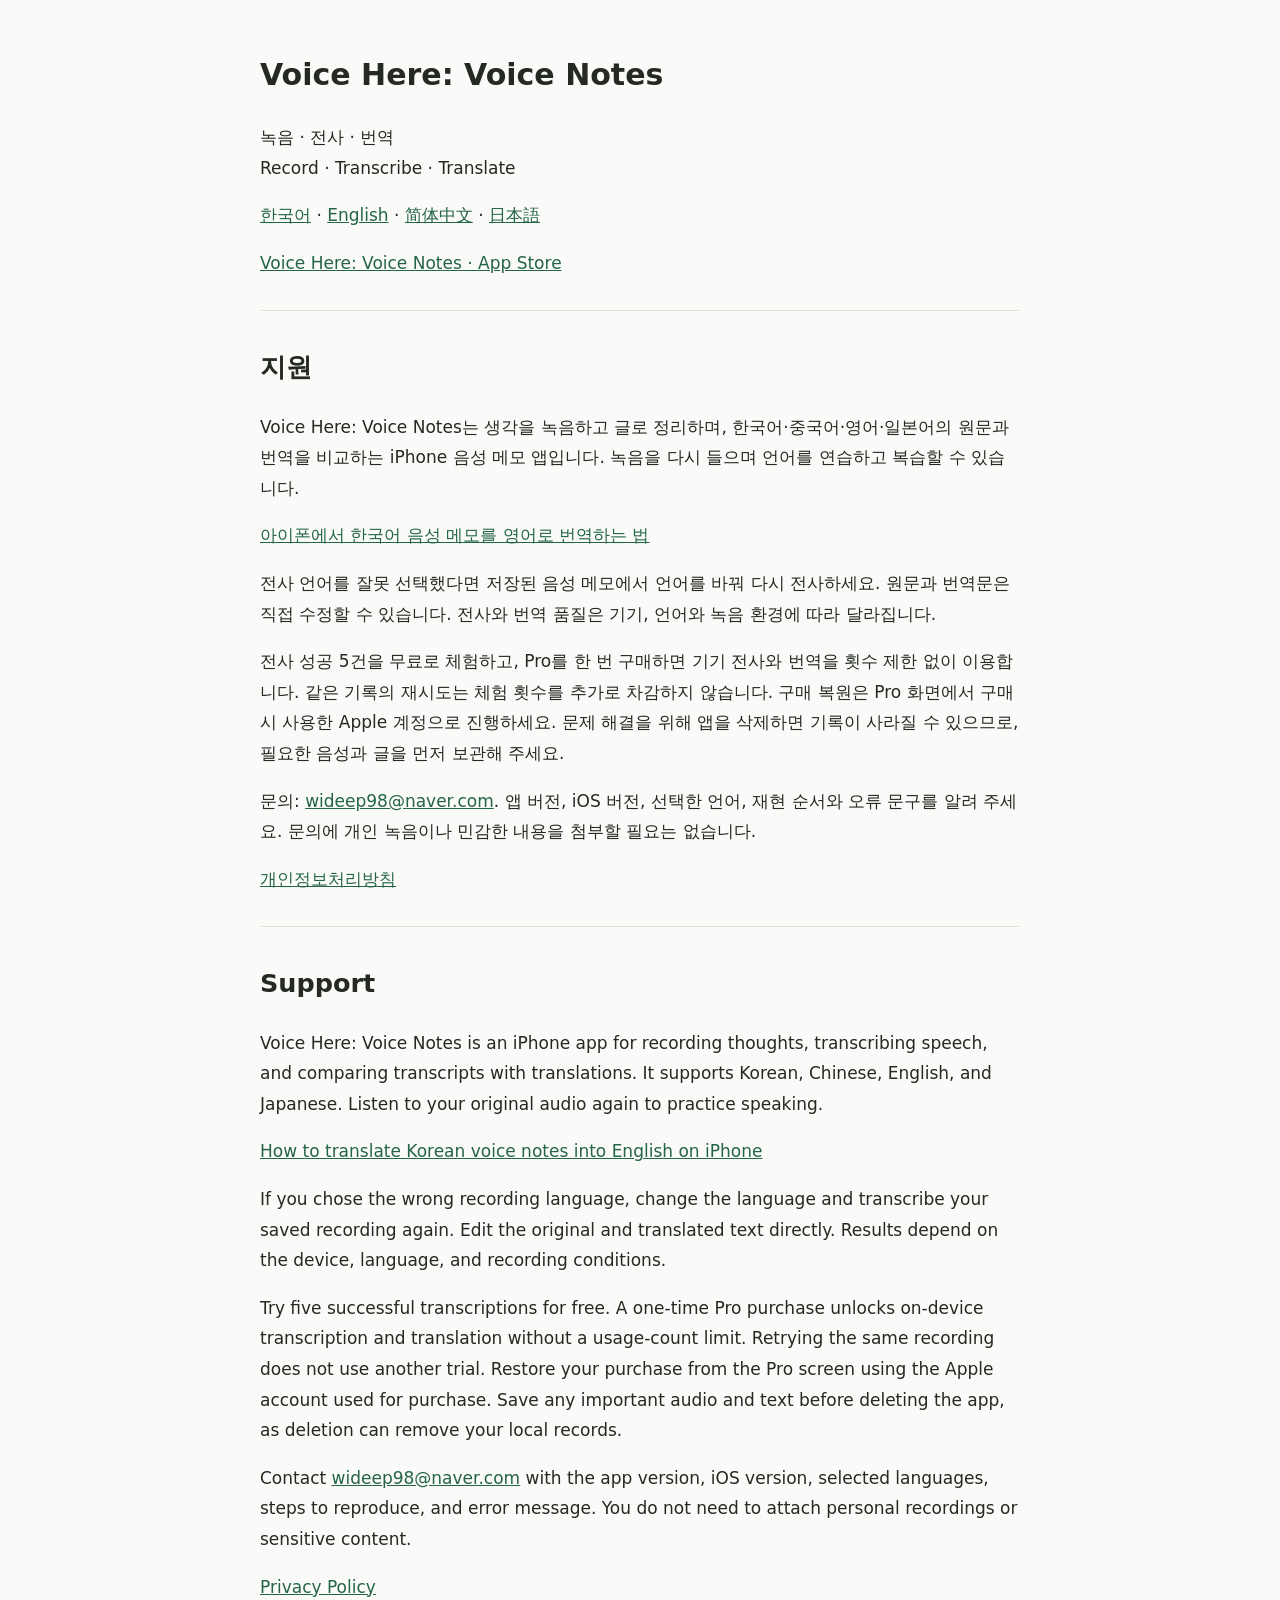
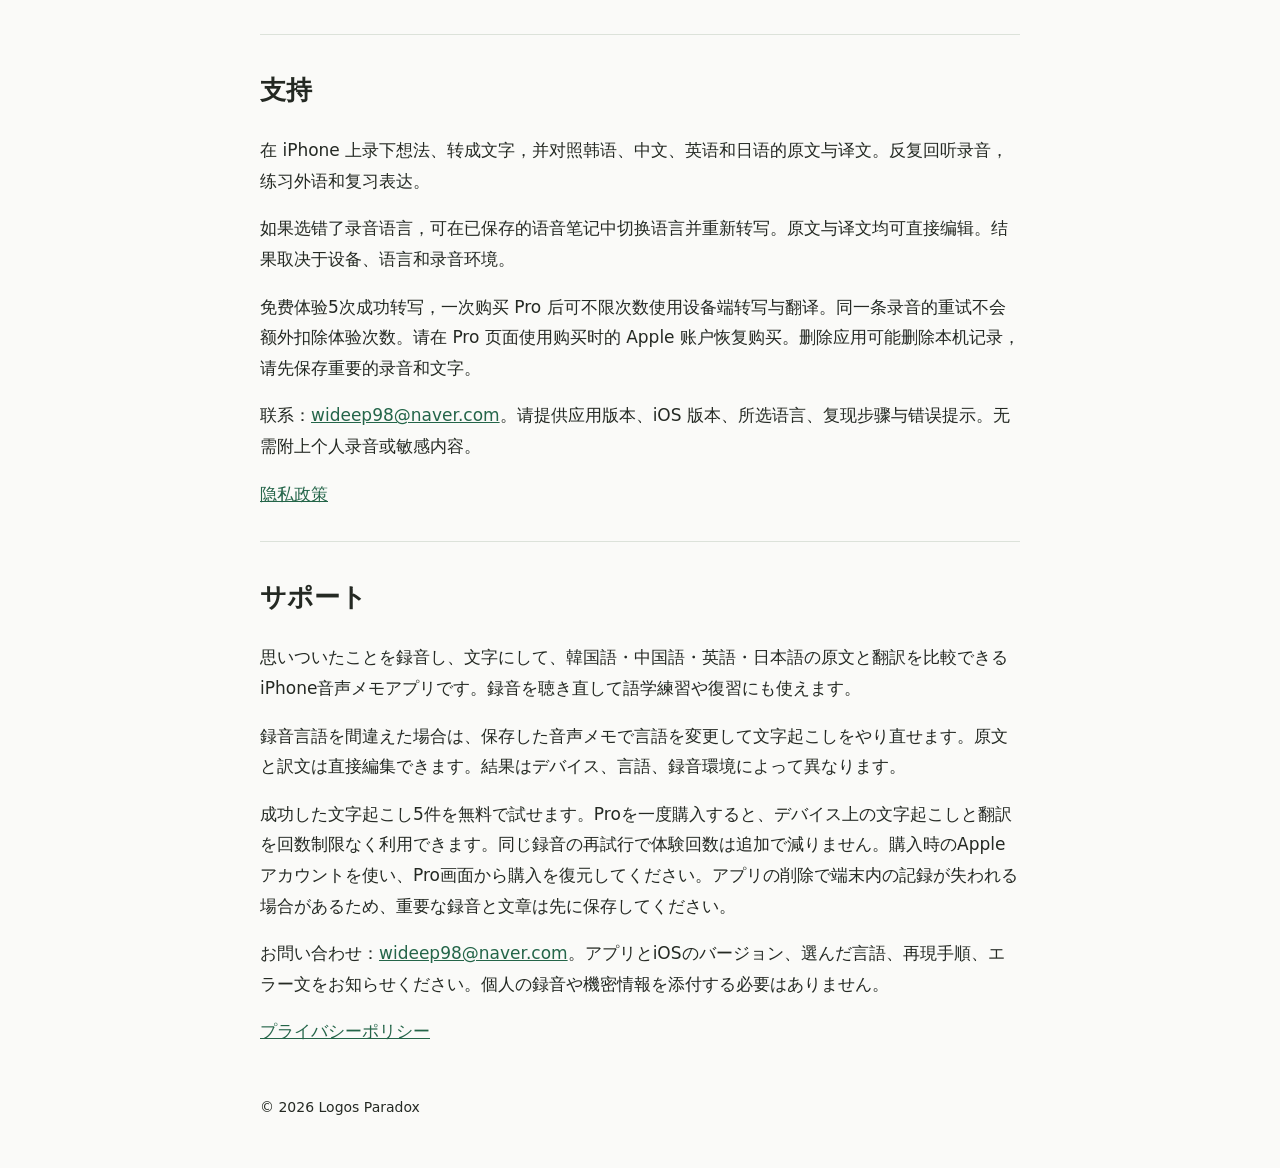
<file: index.html>
<!doctype html>
<html lang="ko">
<meta charset="utf-8"><meta name="viewport" content="width=device-width,initial-scale=1">
<title>Voice Here: Voice Notes — iPhone 지원 · Support</title>
<meta name="description" content="Voice Here: Voice Notes for iPhone records, transcribes, and translates voice notes on device. Find the App Store listing, usage guides, and support in four languages.">
<link rel="canonical" href="https://oneperise.github.io/voice-memo-support/">
<style>body{max-width:760px;margin:48px auto;padding:0 24px;font:17px/1.8 system-ui;background:#fafaf8;color:#242923}a{color:#246549}h1{font-size:30px}section{border-top:1px solid #dce2da;margin-top:32px;padding-top:12px}footer{margin-top:48px;font-size:14px}</style>
<h1 lang="en">Voice Here: Voice Notes</h1>
<p>녹음 · 전사 · 번역<br>Record · Transcribe · Translate</p>
<nav><a href="#ko">한국어</a> · <a href="#en">English</a> · <a href="#zh">简体中文</a> · <a href="#ja">日本語</a></nav>
<p><a href="https://apps.apple.com/app/id6813803102" lang="en">Voice Here: Voice Notes · App Store</a></p>
<section id="ko" lang="ko"><h2>지원</h2>
<p>Voice Here: Voice Notes는 생각을 녹음하고 글로 정리하며, 한국어·중국어·영어·일본어의 원문과 번역을 비교하는 iPhone 음성 메모 앱입니다. 녹음을 다시 들으며 언어를 연습하고 복습할 수 있습니다.</p>
<p><a href="translate-korean-voice-notes.html">아이폰에서 한국어 음성 메모를 영어로 번역하는 법</a></p>
<p>전사 언어를 잘못 선택했다면 저장된 음성 메모에서 언어를 바꿔 다시 전사하세요. 원문과 번역문은 직접 수정할 수 있습니다. 전사와 번역 품질은 기기, 언어와 녹음 환경에 따라 달라집니다.</p>
<p>전사 성공 5건을 무료로 체험하고, Pro를 한 번 구매하면 기기 전사와 번역을 횟수 제한 없이 이용합니다. 같은 기록의 재시도는 체험 횟수를 추가로 차감하지 않습니다. 구매 복원은 Pro 화면에서 구매 시 사용한 Apple 계정으로 진행하세요. 문제 해결을 위해 앱을 삭제하면 기록이 사라질 수 있으므로, 필요한 음성과 글을 먼저 보관해 주세요.</p>
<p>문의: <a href="mailto:wideep98@naver.com?subject=Voice%20Here%20Support">wideep98@naver.com</a>. 앱 버전, iOS 버전, 선택한 언어, 재현 순서와 오류 문구를 알려 주세요. 문의에 개인 녹음이나 민감한 내용을 첨부할 필요는 없습니다.</p>
<p><a href="privacy.html">개인정보처리방침</a></p></section>
<section id="en" lang="en"><h2>Support</h2>
<p>Voice Here: Voice Notes is an iPhone app for recording thoughts, transcribing speech, and comparing transcripts with translations. It supports Korean, Chinese, English, and Japanese. Listen to your original audio again to practice speaking.</p>
<p><a href="translate-korean-voice-notes-en.html">How to translate Korean voice notes into English on iPhone</a></p>
<p>If you chose the wrong recording language, change the language and transcribe your saved recording again. Edit the original and translated text directly. Results depend on the device, language, and recording conditions.</p>
<p>Try five successful transcriptions for free. A one-time Pro purchase unlocks on-device transcription and translation without a usage-count limit. Retrying the same recording does not use another trial. Restore your purchase from the Pro screen using the Apple account used for purchase. Save any important audio and text before deleting the app, as deletion can remove your local records.</p>
<p>Contact <a href="mailto:wideep98@naver.com?subject=Voice%20Here%20Support">wideep98@naver.com</a> with the app version, iOS version, selected languages, steps to reproduce, and error message. You do not need to attach personal recordings or sensitive content.</p>
<p><a href="privacy-en.html">Privacy Policy</a></p></section>
<section id="zh" lang="zh-Hans"><h2>支持</h2>
<p>在 iPhone 上录下想法、转成文字，并对照韩语、中文、英语和日语的原文与译文。反复回听录音，练习外语和复习表达。</p>
<p>如果选错了录音语言，可在已保存的语音笔记中切换语言并重新转写。原文与译文均可直接编辑。结果取决于设备、语言和录音环境。</p>
<p>免费体验5次成功转写，一次购买 Pro 后可不限次数使用设备端转写与翻译。同一条录音的重试不会额外扣除体验次数。请在 Pro 页面使用购买时的 Apple 账户恢复购买。删除应用可能删除本机记录，请先保存重要的录音和文字。</p>
<p>联系：<a href="mailto:wideep98@naver.com?subject=Voice%20Here%20Support">wideep98@naver.com</a>。请提供应用版本、iOS 版本、所选语言、复现步骤与错误提示。无需附上个人录音或敏感内容。</p>
<p><a href="privacy-zh-Hans.html">隐私政策</a></p></section>
<section id="ja" lang="ja"><h2>サポート</h2>
<p>思いついたことを録音し、文字にして、韓国語・中国語・英語・日本語の原文と翻訳を比較できるiPhone音声メモアプリです。録音を聴き直して語学練習や復習にも使えます。</p>
<p>録音言語を間違えた場合は、保存した音声メモで言語を変更して文字起こしをやり直せます。原文と訳文は直接編集できます。結果はデバイス、言語、録音環境によって異なります。</p>
<p>成功した文字起こし5件を無料で試せます。Proを一度購入すると、デバイス上の文字起こしと翻訳を回数制限なく利用できます。同じ録音の再試行で体験回数は追加で減りません。購入時のAppleアカウントを使い、Pro画面から購入を復元してください。アプリの削除で端末内の記録が失われる場合があるため、重要な録音と文章は先に保存してください。</p>
<p>お問い合わせ：<a href="mailto:wideep98@naver.com?subject=Voice%20Here%20Support">wideep98@naver.com</a>。アプリとiOSのバージョン、選んだ言語、再現手順、エラー文をお知らせください。個人の録音や機密情報を添付する必要はありません。</p>
<p><a href="privacy-ja.html">プライバシーポリシー</a></p></section>
<footer>© 2026 Logos Paradox</footer>
</html>
</file>
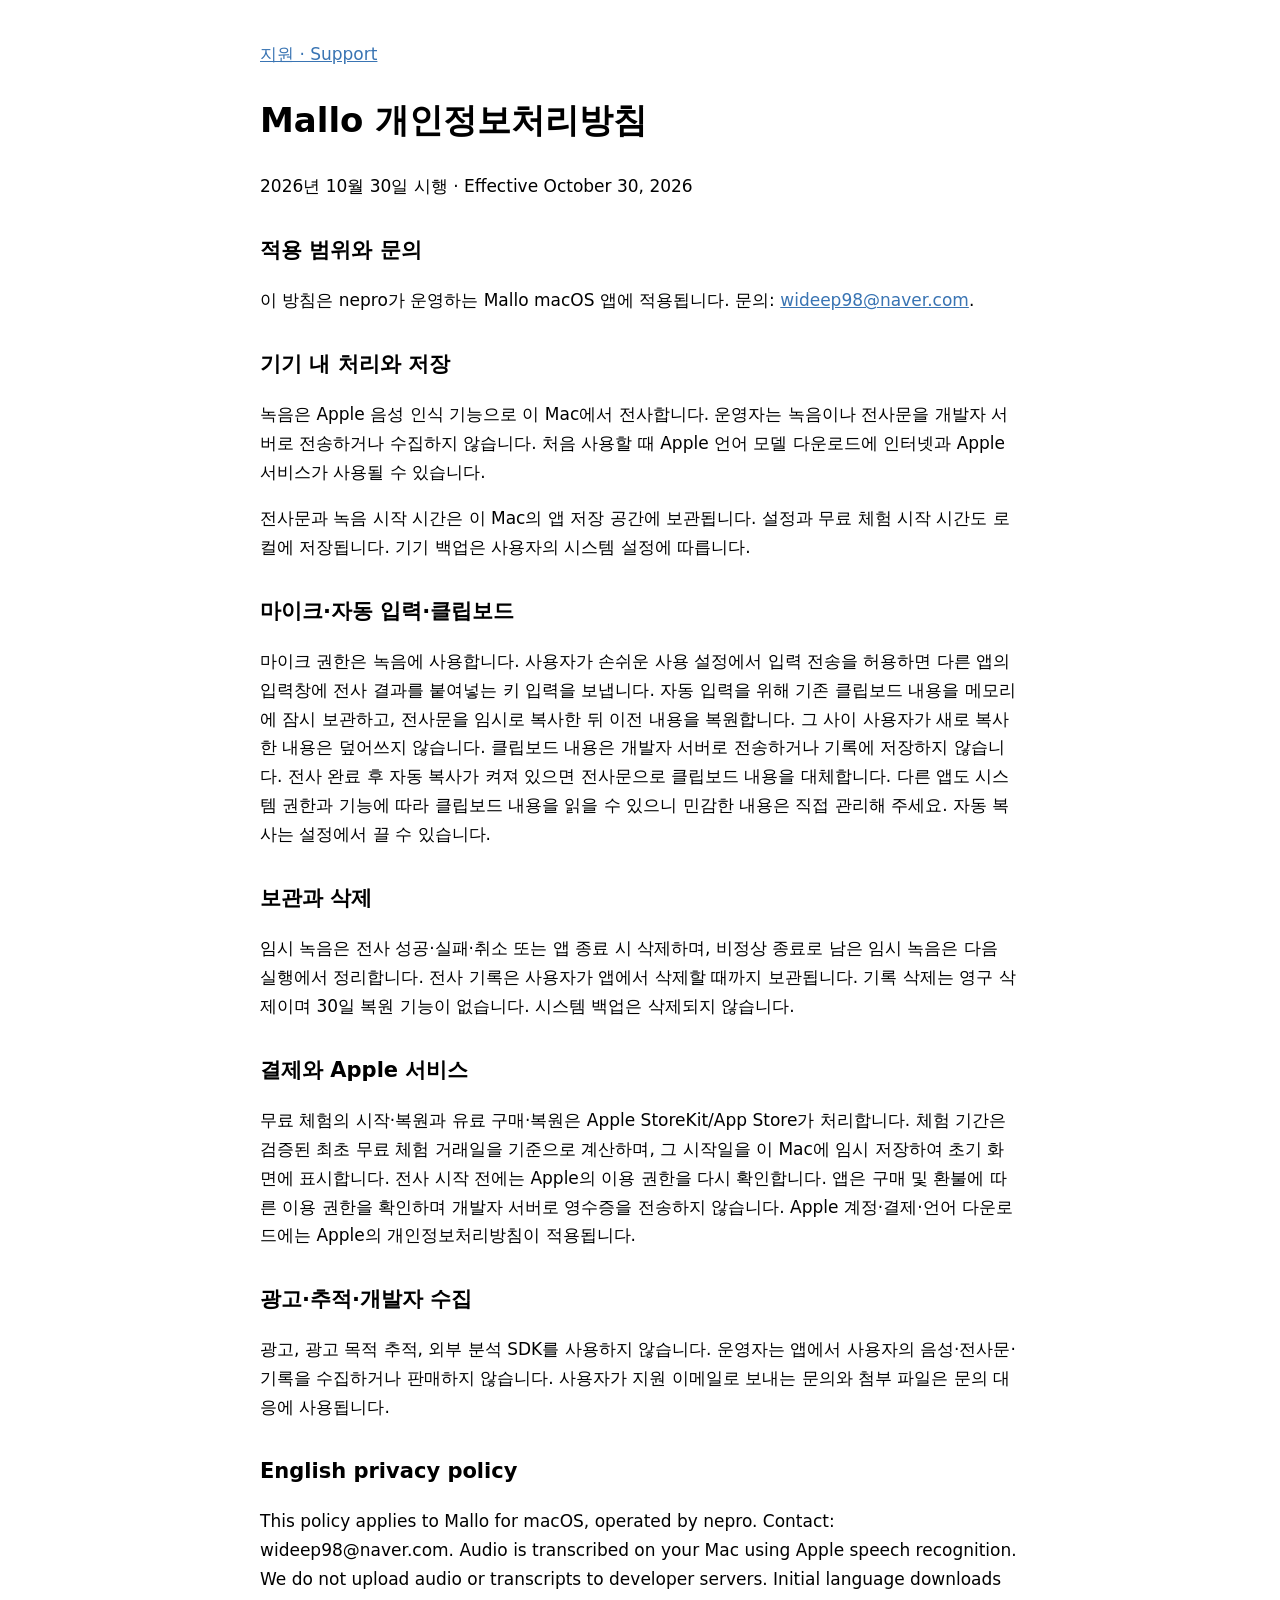
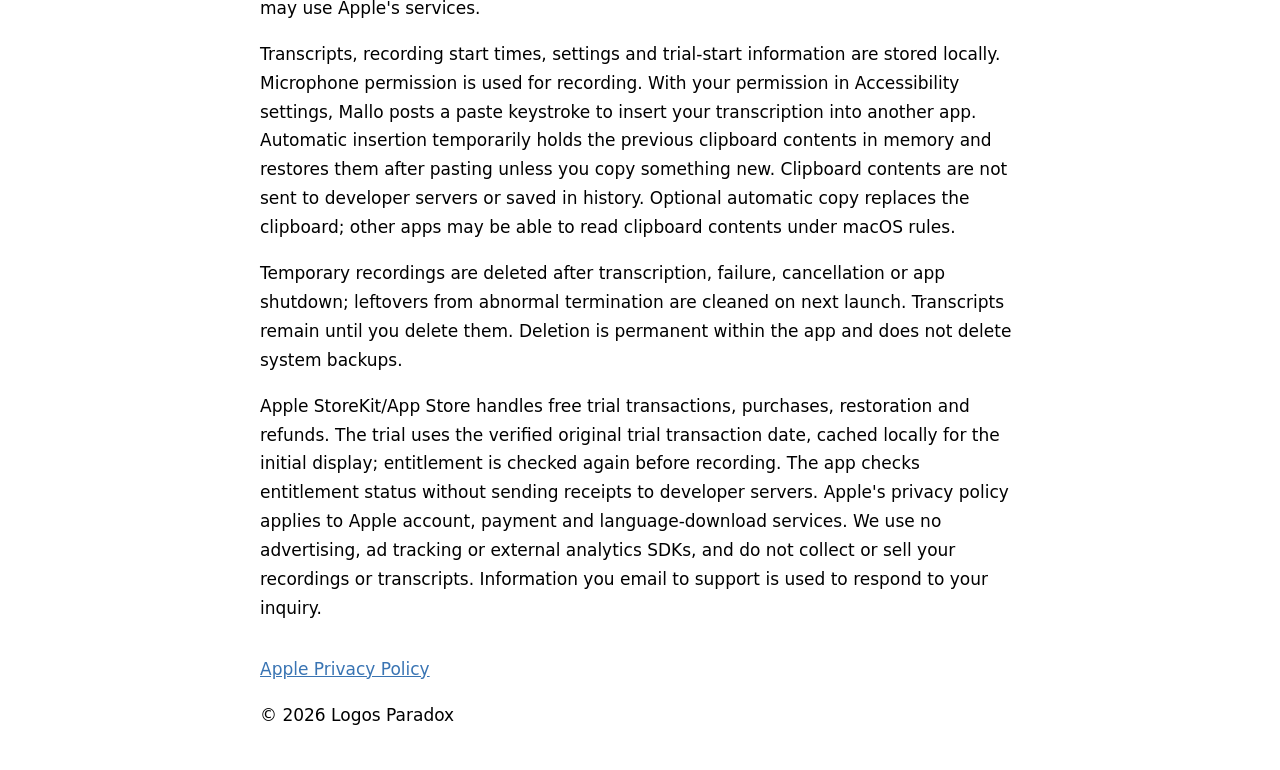
<file: mallo-privacy.html>
<!doctype html><html lang="ko"><head><meta charset="utf-8"><meta name="viewport" content="width=device-width,initial-scale=1"><style>body{font:17px/1.7 system-ui;max-width:760px;margin:40px auto;padding:0 24px}h2{font-size:21px}section{margin:32px 0}a{color:#3974b3}</style><title>Mallo — 개인정보처리방침 · Privacy Policy</title></head><body><nav><a href="mallo.html">지원 · Support</a></nav><h1>Mallo 개인정보처리방침</h1><p>2026년 10월 30일 시행 · Effective October 30, 2026</p><section><h2>적용 범위와 문의</h2><p>이 방침은 nepro가 운영하는 Mallo macOS 앱에 적용됩니다. 문의: <a href="mailto:wideep98@naver.com">wideep98@naver.com</a>.</p></section><section><h2>기기 내 처리와 저장</h2><p>녹음은 Apple 음성 인식 기능으로 이 Mac에서 전사합니다. 운영자는 녹음이나 전사문을 개발자 서버로 전송하거나 수집하지 않습니다. 처음 사용할 때 Apple 언어 모델 다운로드에 인터넷과 Apple 서비스가 사용될 수 있습니다.</p><p>전사문과 녹음 시작 시간은 이 Mac의 앱 저장 공간에 보관됩니다. 설정과 무료 체험 시작 시간도 로컬에 저장됩니다. 기기 백업은 사용자의 시스템 설정에 따릅니다.</p></section><section><h2>마이크·자동 입력·클립보드</h2><p>마이크 권한은 녹음에 사용합니다. 사용자가 손쉬운 사용 설정에서 입력 전송을 허용하면 다른 앱의 입력창에 전사 결과를 붙여넣는 키 입력을 보냅니다. 자동 입력을 위해 기존 클립보드 내용을 메모리에 잠시 보관하고, 전사문을 임시로 복사한 뒤 이전 내용을 복원합니다. 그 사이 사용자가 새로 복사한 내용은 덮어쓰지 않습니다. 클립보드 내용은 개발자 서버로 전송하거나 기록에 저장하지 않습니다. 전사 완료 후 자동 복사가 켜져 있으면 전사문으로 클립보드 내용을 대체합니다. 다른 앱도 시스템 권한과 기능에 따라 클립보드 내용을 읽을 수 있으니 민감한 내용은 직접 관리해 주세요. 자동 복사는 설정에서 끌 수 있습니다.</p></section><section><h2>보관과 삭제</h2><p>임시 녹음은 전사 성공·실패·취소 또는 앱 종료 시 삭제하며, 비정상 종료로 남은 임시 녹음은 다음 실행에서 정리합니다. 전사 기록은 사용자가 앱에서 삭제할 때까지 보관됩니다. 기록 삭제는 영구 삭제이며 30일 복원 기능이 없습니다. 시스템 백업은 삭제되지 않습니다.</p></section><section><h2>결제와 Apple 서비스</h2><p>무료 체험의 시작·복원과 유료 구매·복원은 Apple StoreKit/App Store가 처리합니다. 체험 기간은 검증된 최초 무료 체험 거래일을 기준으로 계산하며, 그 시작일을 이 Mac에 임시 저장하여 초기 화면에 표시합니다. 전사 시작 전에는 Apple의 이용 권한을 다시 확인합니다. 앱은 구매 및 환불에 따른 이용 권한을 확인하며 개발자 서버로 영수증을 전송하지 않습니다. Apple 계정·결제·언어 다운로드에는 Apple의 개인정보처리방침이 적용됩니다.</p></section><section><h2>광고·추적·개발자 수집</h2><p>광고, 광고 목적 추적, 외부 분석 SDK를 사용하지 않습니다. 운영자는 앱에서 사용자의 음성·전사문·기록을 수집하거나 판매하지 않습니다. 사용자가 지원 이메일로 보내는 문의와 첨부 파일은 문의 대응에 사용됩니다.</p></section><section lang="en"><h2>English privacy policy</h2><p>This policy applies to Mallo for macOS, operated by nepro. Contact: wideep98@naver.com. Audio is transcribed on your Mac using Apple speech recognition. We do not upload audio or transcripts to developer servers. Initial language downloads may use Apple's services.</p><p>Transcripts, recording start times, settings and trial-start information are stored locally. Microphone permission is used for recording. With your permission in Accessibility settings, Mallo posts a paste keystroke to insert your transcription into another app. Automatic insertion temporarily holds the previous clipboard contents in memory and restores them after pasting unless you copy something new. Clipboard contents are not sent to developer servers or saved in history. Optional automatic copy replaces the clipboard; other apps may be able to read clipboard contents under macOS rules.</p><p>Temporary recordings are deleted after transcription, failure, cancellation or app shutdown; leftovers from abnormal termination are cleaned on next launch. Transcripts remain until you delete them. Deletion is permanent within the app and does not delete system backups.</p><p>Apple StoreKit/App Store handles free trial transactions, purchases, restoration and refunds. The trial uses the verified original trial transaction date, cached locally for the initial display; entitlement is checked again before recording. The app checks entitlement status without sending receipts to developer servers. Apple's privacy policy applies to Apple account, payment and language-download services. We use no advertising, ad tracking or external analytics SDKs, and do not collect or sell your recordings or transcripts. Information you email to support is used to respond to your inquiry.</p></section><p><a href="https://www.apple.com/legal/privacy/">Apple Privacy Policy</a></p><footer>© 2026 Logos Paradox</footer></body></html>
</file>
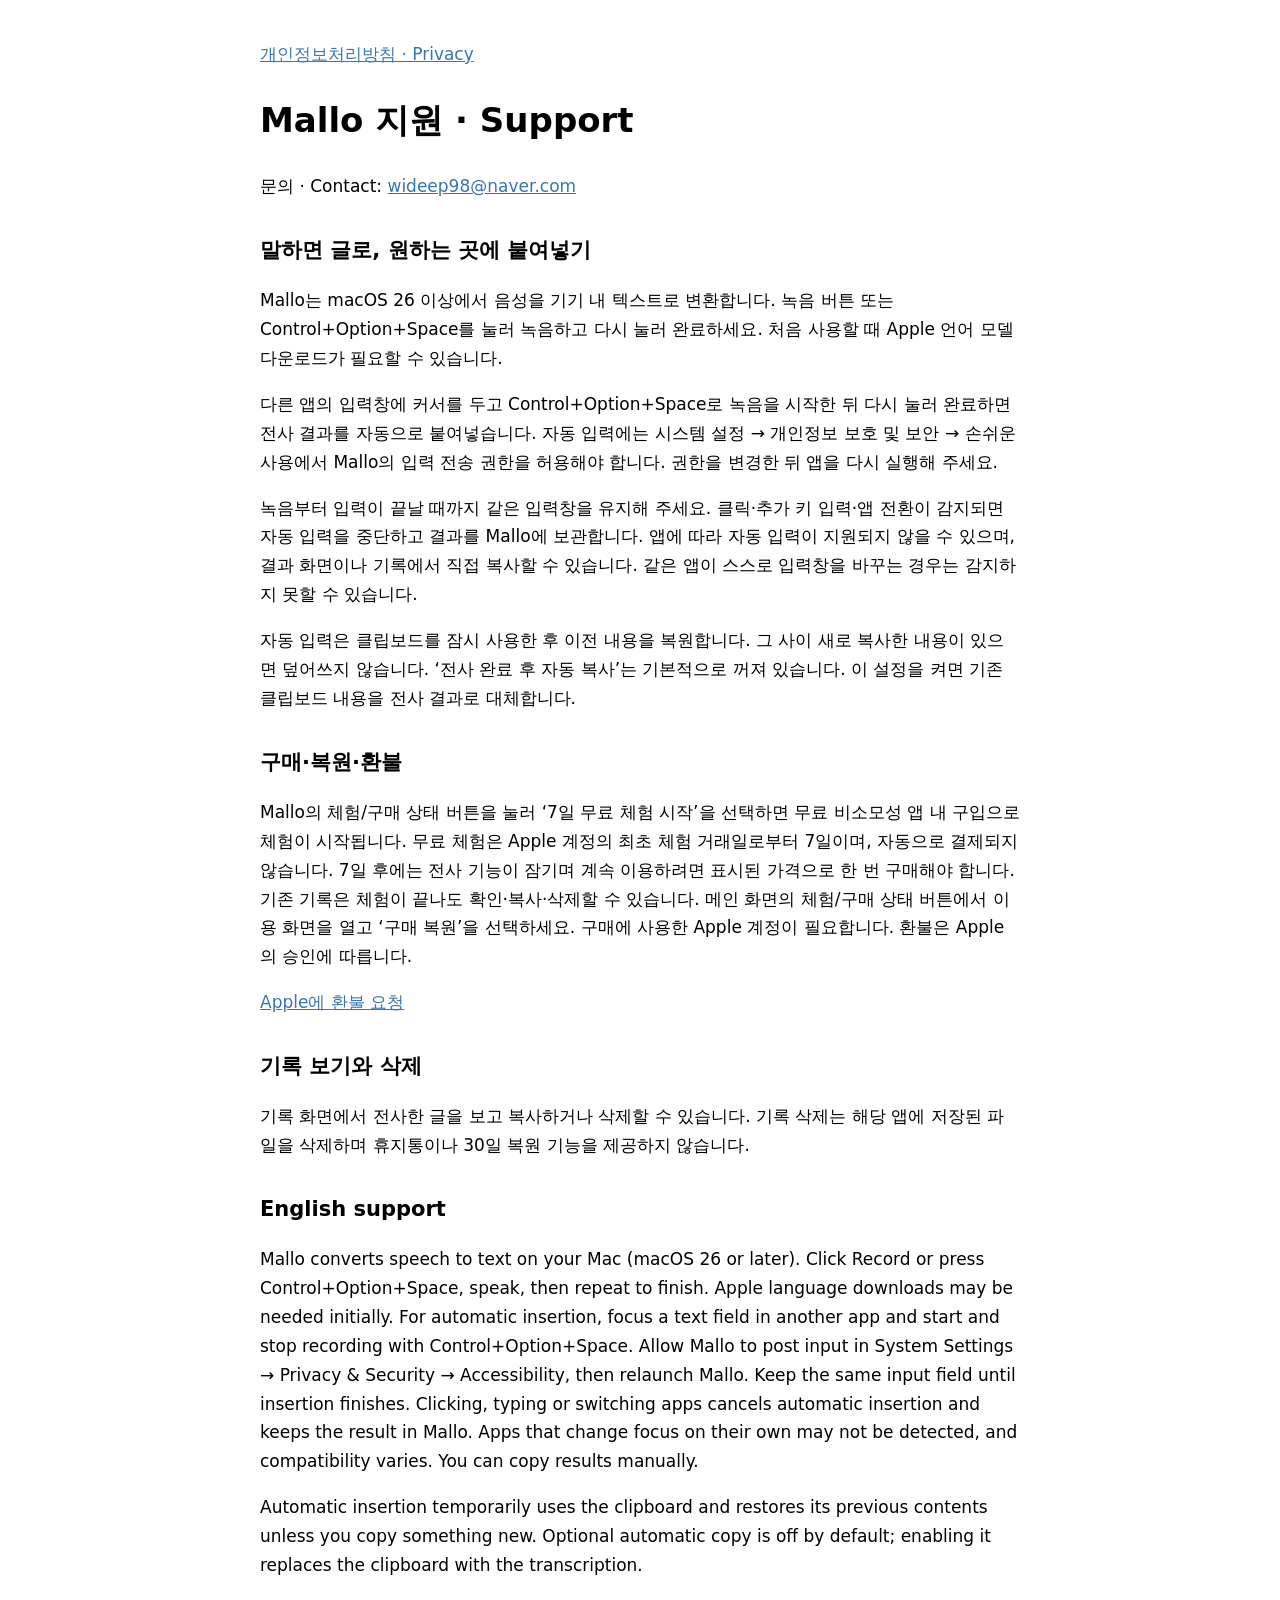
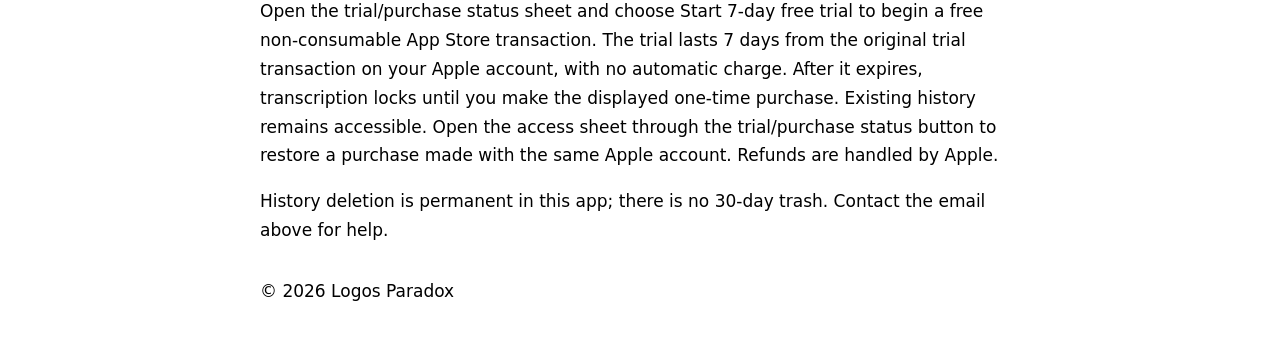
<file: mallo.html>
<!doctype html><html lang="ko"><head><meta charset="utf-8"><meta name="viewport" content="width=device-width,initial-scale=1"><style>body{font:17px/1.7 system-ui;max-width:760px;margin:40px auto;padding:0 24px}h2{font-size:21px}section{margin:32px 0}a{color:#3974b3}</style><title>Mallo — 지원 · Support</title></head><body><nav><a href="mallo-privacy.html">개인정보처리방침 · Privacy</a></nav><h1>Mallo 지원 · Support</h1><p>문의 · Contact: <a href="mailto:wideep98@naver.com">wideep98@naver.com</a></p><section><h2>말하면 글로, 원하는 곳에 붙여넣기</h2><p>Mallo는 macOS 26 이상에서 음성을 기기 내 텍스트로 변환합니다. 녹음 버튼 또는 Control+Option+Space를 눌러 녹음하고 다시 눌러 완료하세요. 처음 사용할 때 Apple 언어 모델 다운로드가 필요할 수 있습니다.</p><p>다른 앱의 입력창에 커서를 두고 Control+Option+Space로 녹음을 시작한 뒤 다시 눌러 완료하면 전사 결과를 자동으로 붙여넣습니다. 자동 입력에는 시스템 설정 → 개인정보 보호 및 보안 → 손쉬운 사용에서 Mallo의 입력 전송 권한을 허용해야 합니다. 권한을 변경한 뒤 앱을 다시 실행해 주세요.</p><p>녹음부터 입력이 끝날 때까지 같은 입력창을 유지해 주세요. 클릭·추가 키 입력·앱 전환이 감지되면 자동 입력을 중단하고 결과를 Mallo에 보관합니다. 앱에 따라 자동 입력이 지원되지 않을 수 있으며, 결과 화면이나 기록에서 직접 복사할 수 있습니다. 같은 앱이 스스로 입력창을 바꾸는 경우는 감지하지 못할 수 있습니다.</p><p>자동 입력은 클립보드를 잠시 사용한 후 이전 내용을 복원합니다. 그 사이 새로 복사한 내용이 있으면 덮어쓰지 않습니다. ‘전사 완료 후 자동 복사’는 기본적으로 꺼져 있습니다. 이 설정을 켜면 기존 클립보드 내용을 전사 결과로 대체합니다.</p></section><section><h2>구매·복원·환불</h2><p>Mallo의 체험/구매 상태 버튼을 눌러 ‘7일 무료 체험 시작’을 선택하면 무료 비소모성 앱 내 구입으로 체험이 시작됩니다. 무료 체험은 Apple 계정의 최초 체험 거래일로부터 7일이며, 자동으로 결제되지 않습니다. 7일 후에는 전사 기능이 잠기며 계속 이용하려면 표시된 가격으로 한 번 구매해야 합니다. 기존 기록은 체험이 끝나도 확인·복사·삭제할 수 있습니다. 메인 화면의 체험/구매 상태 버튼에서 이용 화면을 열고 ‘구매 복원’을 선택하세요. 구매에 사용한 Apple 계정이 필요합니다. 환불은 Apple의 승인에 따릅니다.</p><p><a href="https://reportaproblem.apple.com/">Apple에 환불 요청</a></p></section><section><h2>기록 보기와 삭제</h2><p>기록 화면에서 전사한 글을 보고 복사하거나 삭제할 수 있습니다. 기록 삭제는 해당 앱에 저장된 파일을 삭제하며 휴지통이나 30일 복원 기능을 제공하지 않습니다.</p></section><section lang="en"><h2>English support</h2><p>Mallo converts speech to text on your Mac (macOS 26 or later). Click Record or press Control+Option+Space, speak, then repeat to finish. Apple language downloads may be needed initially. For automatic insertion, focus a text field in another app and start and stop recording with Control+Option+Space. Allow Mallo to post input in System Settings → Privacy &amp; Security → Accessibility, then relaunch Mallo. Keep the same input field until insertion finishes. Clicking, typing or switching apps cancels automatic insertion and keeps the result in Mallo. Apps that change focus on their own may not be detected, and compatibility varies. You can copy results manually.</p><p>Automatic insertion temporarily uses the clipboard and restores its previous contents unless you copy something new. Optional automatic copy is off by default; enabling it replaces the clipboard with the transcription.</p><p>Open the trial/purchase status sheet and choose Start 7-day free trial to begin a free non-consumable App Store transaction. The trial lasts 7 days from the original trial transaction on your Apple account, with no automatic charge. After it expires, transcription locks until you make the displayed one-time purchase. Existing history remains accessible. Open the access sheet through the trial/purchase status button to restore a purchase made with the same Apple account. Refunds are handled by Apple.</p><p>History deletion is permanent in this app; there is no 30-day trash. Contact the email above for help.</p></section><footer>© 2026 Logos Paradox</footer></body></html>
</file>
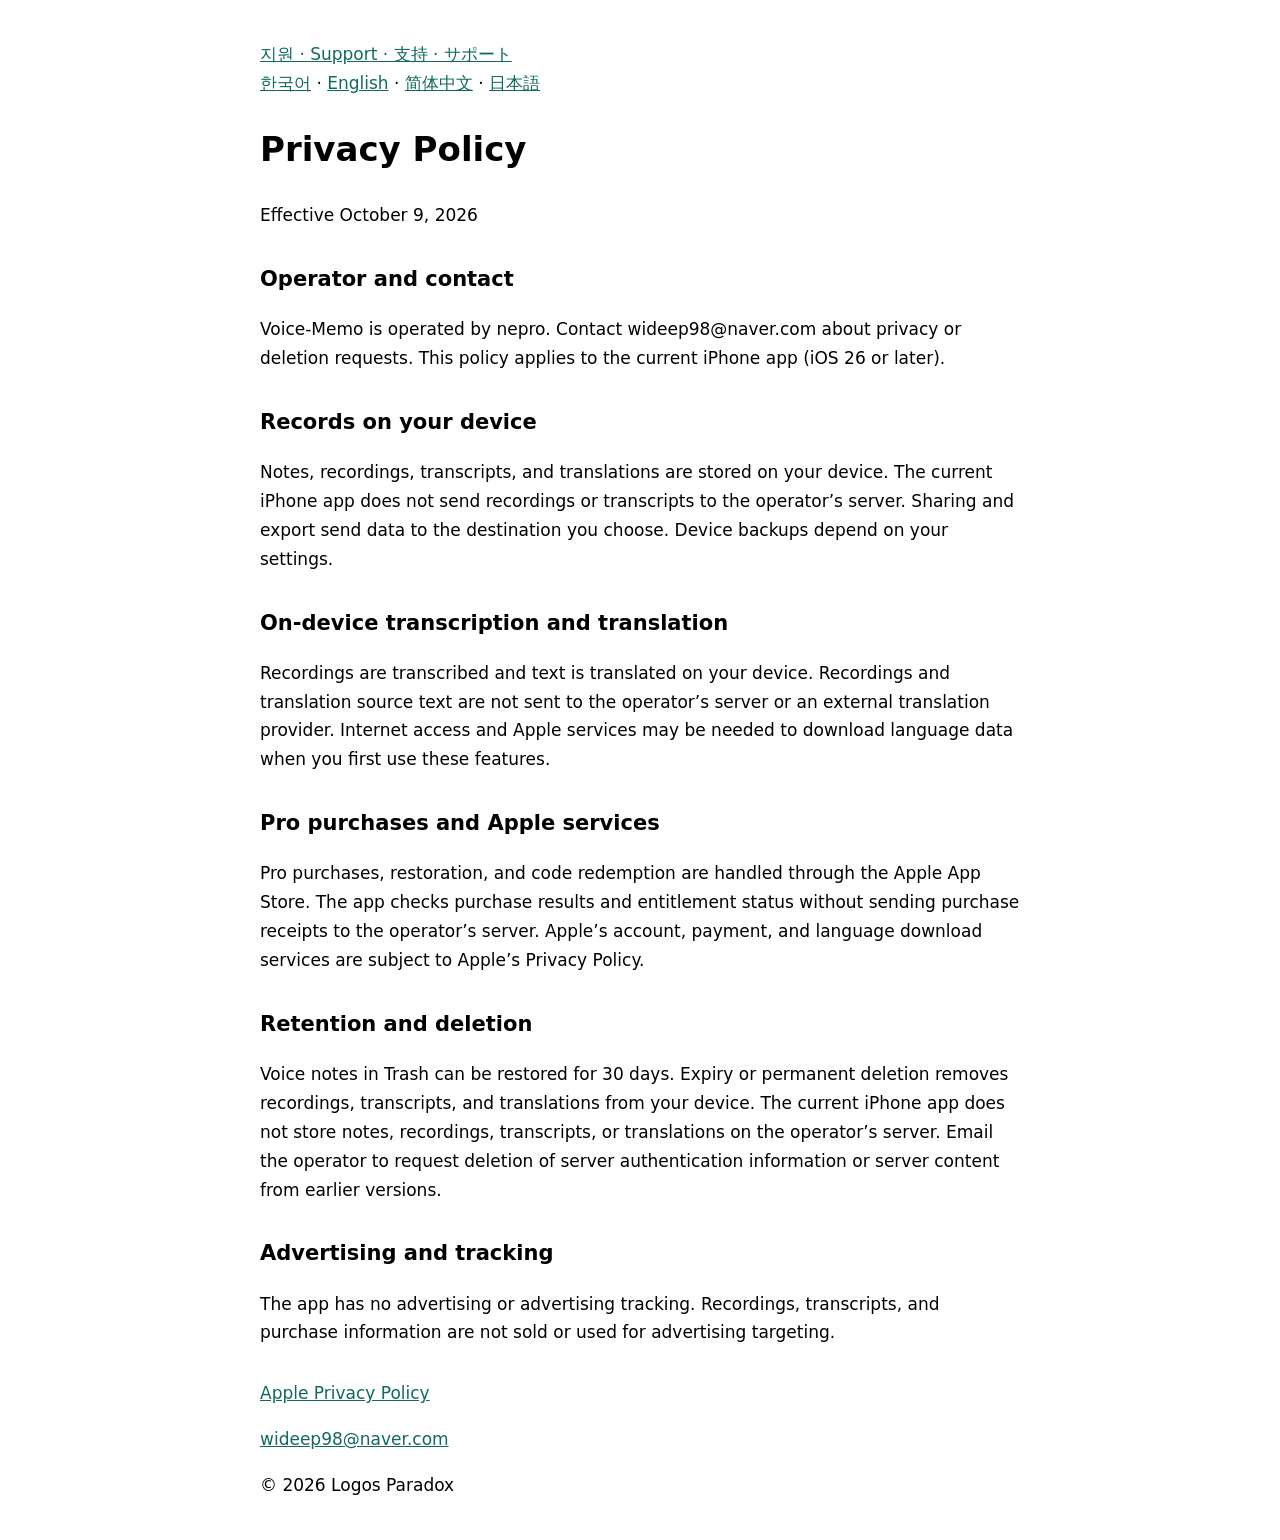
<file: privacy-en.html>
<!doctype html><html lang="en"><meta charset="utf-8">
<meta name="viewport" content="width=device-width,initial-scale=1">
<title>Voice-Memo — Privacy Policy</title>
<style>body{font:17px/1.7 system-ui;max-width:760px;margin:40px auto;padding:0 24px}h2{font-size:21px}section{margin:32px 0}a{color:#12695e}</style>
<nav><a href="index.html">지원 · Support · 支持 · サポート</a></nav>
<nav><a href="privacy.html">한국어</a> · <a href="privacy-en.html">English</a> · <a href="privacy-zh-Hans.html">简体中文</a> · <a href="privacy-ja.html">日本語</a></nav>
<h1>Privacy Policy</h1><p>Effective October 9, 2026</p><section><h2>Operator and contact</h2><p>Voice-Memo is operated by nepro. Contact wideep98@naver.com about privacy or deletion requests. This policy applies to the current iPhone app (iOS 26 or later).</p></section><section><h2>Records on your device</h2><p>Notes, recordings, transcripts, and translations are stored on your device. The current iPhone app does not send recordings or transcripts to the operator’s server. Sharing and export send data to the destination you choose. Device backups depend on your settings.</p></section><section><h2>On-device transcription and translation</h2><p>Recordings are transcribed and text is translated on your device. Recordings and translation source text are not sent to the operator’s server or an external translation provider. Internet access and Apple services may be needed to download language data when you first use these features.</p></section><section><h2>Pro purchases and Apple services</h2><p>Pro purchases, restoration, and code redemption are handled through the Apple App Store. The app checks purchase results and entitlement status without sending purchase receipts to the operator’s server. Apple’s account, payment, and language download services are subject to Apple’s Privacy Policy.</p></section><section><h2>Retention and deletion</h2><p>Voice notes in Trash can be restored for 30 days. Expiry or permanent deletion removes recordings, transcripts, and translations from your device. The current iPhone app does not store notes, recordings, transcripts, or translations on the operator’s server. Email the operator to request deletion of server authentication information or server content from earlier versions.</p></section><section><h2>Advertising and tracking</h2><p>The app has no advertising or advertising tracking. Recordings, transcripts, and purchase information are not sold or used for advertising targeting.</p></section>
<p><a href="https://www.apple.com/legal/privacy/">Apple Privacy Policy</a></p>
<p><a href="mailto:wideep98@naver.com">wideep98@naver.com</a></p><footer>© 2026 Logos Paradox</footer></html>
</file>
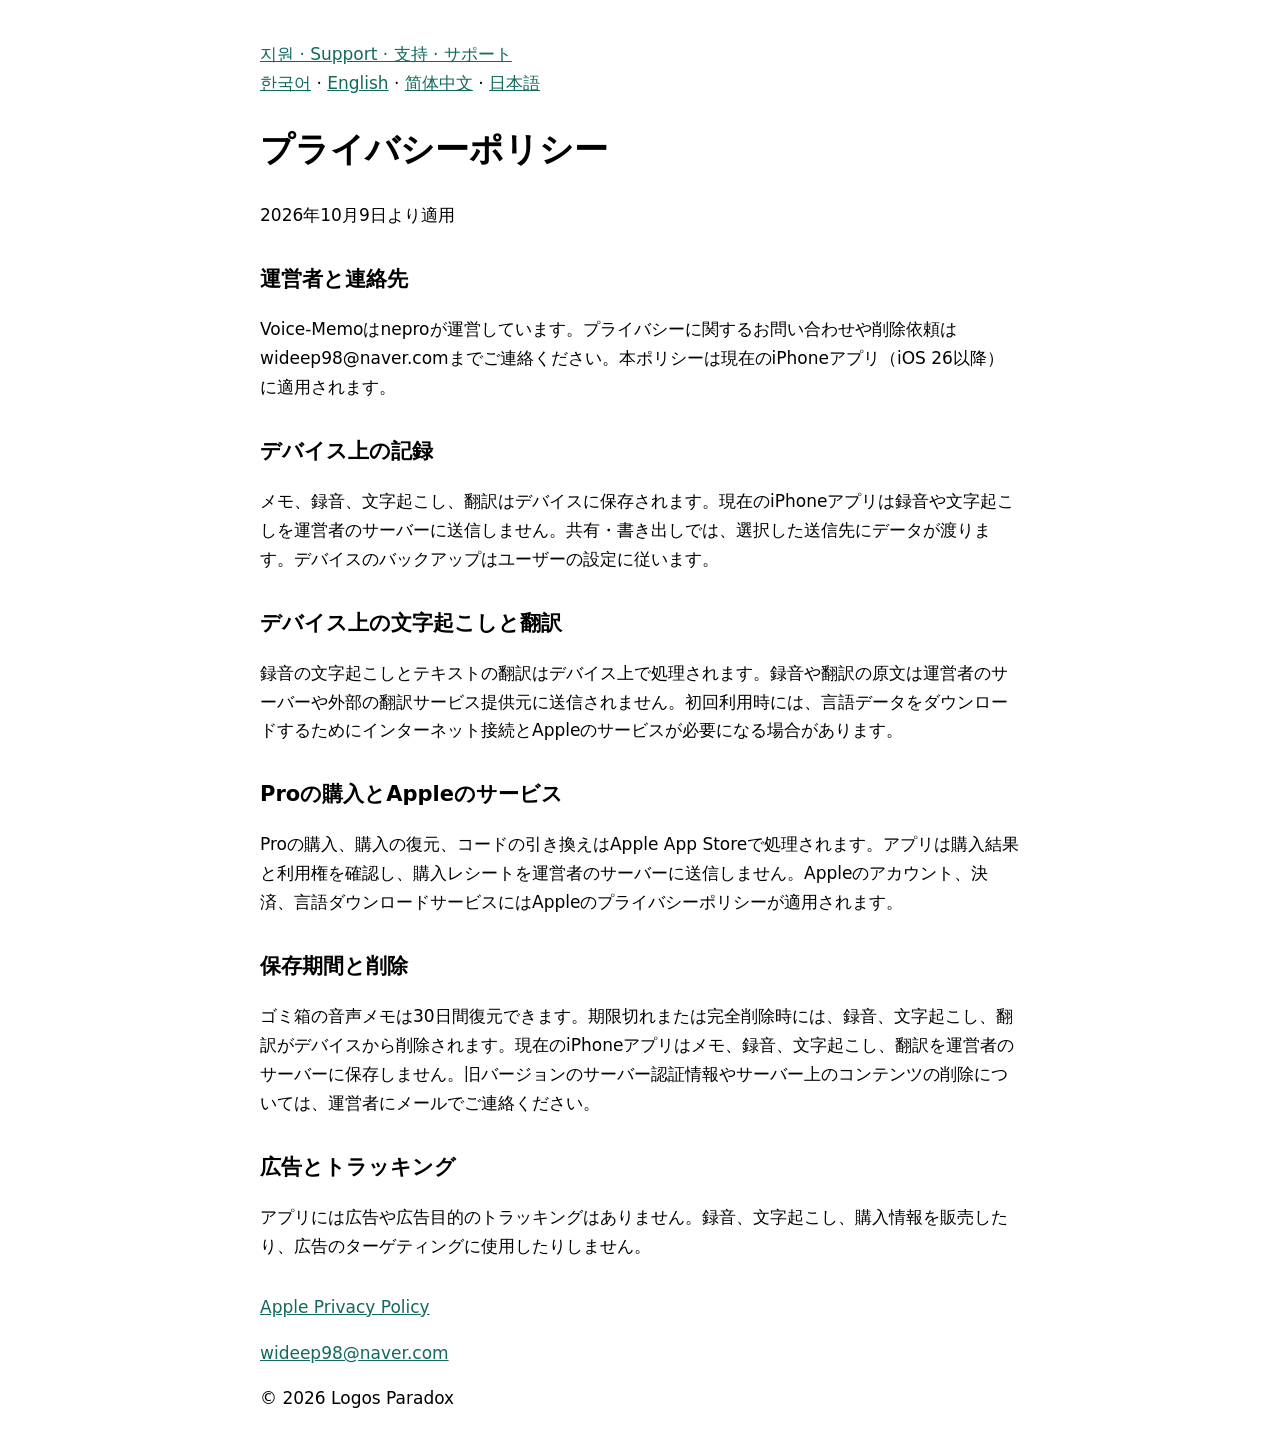
<file: privacy-ja.html>
<!doctype html><html lang="ja"><meta charset="utf-8">
<meta name="viewport" content="width=device-width,initial-scale=1">
<title>Voice-Memo — プライバシーポリシー</title>
<style>body{font:17px/1.7 system-ui;max-width:760px;margin:40px auto;padding:0 24px}h2{font-size:21px}section{margin:32px 0}a{color:#12695e}</style>
<nav><a href="index.html">지원 · Support · 支持 · サポート</a></nav>
<nav><a href="privacy.html">한국어</a> · <a href="privacy-en.html">English</a> · <a href="privacy-zh-Hans.html">简体中文</a> · <a href="privacy-ja.html">日本語</a></nav>
<h1>プライバシーポリシー</h1><p>2026年10月9日より適用</p><section><h2>運営者と連絡先</h2><p>Voice-Memoはneproが運営しています。プライバシーに関するお問い合わせや削除依頼はwideep98@naver.comまでご連絡ください。本ポリシーは現在のiPhoneアプリ（iOS 26以降）に適用されます。</p></section><section><h2>デバイス上の記録</h2><p>メモ、録音、文字起こし、翻訳はデバイスに保存されます。現在のiPhoneアプリは録音や文字起こしを運営者のサーバーに送信しません。共有・書き出しでは、選択した送信先にデータが渡ります。デバイスのバックアップはユーザーの設定に従います。</p></section><section><h2>デバイス上の文字起こしと翻訳</h2><p>録音の文字起こしとテキストの翻訳はデバイス上で処理されます。録音や翻訳の原文は運営者のサーバーや外部の翻訳サービス提供元に送信されません。初回利用時には、言語データをダウンロードするためにインターネット接続とAppleのサービスが必要になる場合があります。</p></section><section><h2>Proの購入とAppleのサービス</h2><p>Proの購入、購入の復元、コードの引き換えはApple App Storeで処理されます。アプリは購入結果と利用権を確認し、購入レシートを運営者のサーバーに送信しません。Appleのアカウント、決済、言語ダウンロードサービスにはAppleのプライバシーポリシーが適用されます。</p></section><section><h2>保存期間と削除</h2><p>ゴミ箱の音声メモは30日間復元できます。期限切れまたは完全削除時には、録音、文字起こし、翻訳がデバイスから削除されます。現在のiPhoneアプリはメモ、録音、文字起こし、翻訳を運営者のサーバーに保存しません。旧バージョンのサーバー認証情報やサーバー上のコンテンツの削除については、運営者にメールでご連絡ください。</p></section><section><h2>広告とトラッキング</h2><p>アプリには広告や広告目的のトラッキングはありません。録音、文字起こし、購入情報を販売したり、広告のターゲティングに使用したりしません。</p></section>
<p><a href="https://www.apple.com/legal/privacy/">Apple Privacy Policy</a></p>
<p><a href="mailto:wideep98@naver.com">wideep98@naver.com</a></p><footer>© 2026 Logos Paradox</footer></html>
</file>
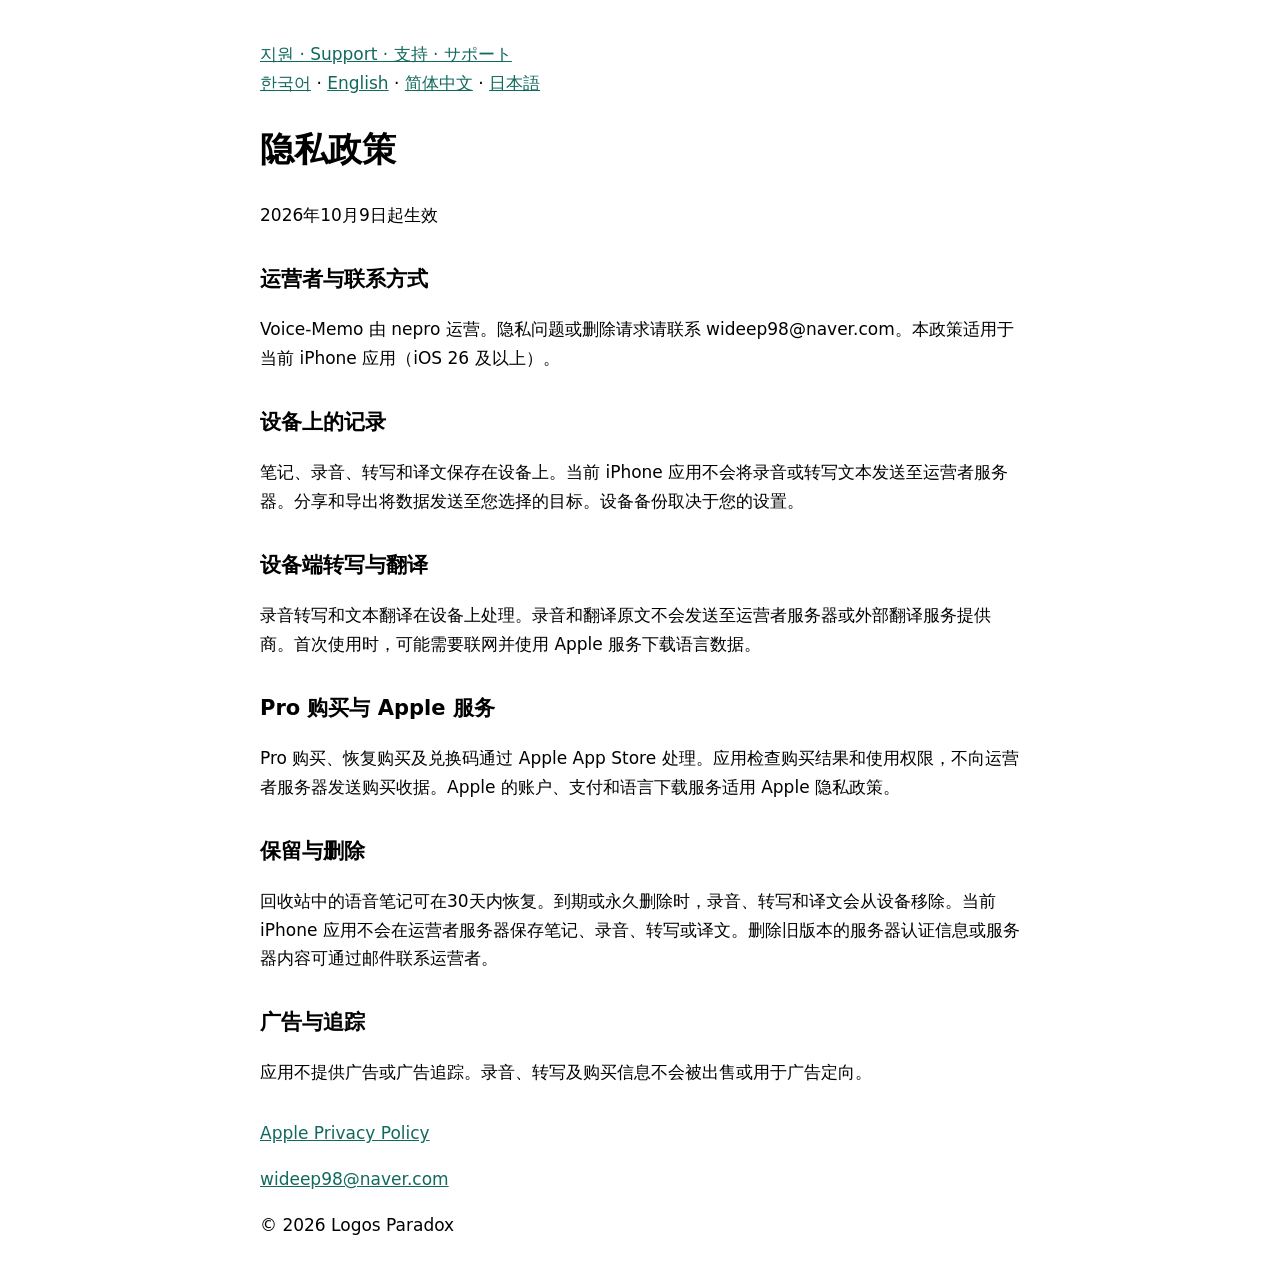
<file: privacy-zh-Hans.html>
<!doctype html><html lang="zh-Hans"><meta charset="utf-8">
<meta name="viewport" content="width=device-width,initial-scale=1">
<title>Voice-Memo — 隐私政策</title>
<style>body{font:17px/1.7 system-ui;max-width:760px;margin:40px auto;padding:0 24px}h2{font-size:21px}section{margin:32px 0}a{color:#12695e}</style>
<nav><a href="index.html">지원 · Support · 支持 · サポート</a></nav>
<nav><a href="privacy.html">한국어</a> · <a href="privacy-en.html">English</a> · <a href="privacy-zh-Hans.html">简体中文</a> · <a href="privacy-ja.html">日本語</a></nav>
<h1>隐私政策</h1><p>2026年10月9日起生效</p><section><h2>运营者与联系方式</h2><p>Voice-Memo 由 nepro 运营。隐私问题或删除请求请联系 wideep98@naver.com。本政策适用于当前 iPhone 应用（iOS 26 及以上）。</p></section><section><h2>设备上的记录</h2><p>笔记、录音、转写和译文保存在设备上。当前 iPhone 应用不会将录音或转写文本发送至运营者服务器。分享和导出将数据发送至您选择的目标。设备备份取决于您的设置。</p></section><section><h2>设备端转写与翻译</h2><p>录音转写和文本翻译在设备上处理。录音和翻译原文不会发送至运营者服务器或外部翻译服务提供商。首次使用时，可能需要联网并使用 Apple 服务下载语言数据。</p></section><section><h2>Pro 购买与 Apple 服务</h2><p>Pro 购买、恢复购买及兑换码通过 Apple App Store 处理。应用检查购买结果和使用权限，不向运营者服务器发送购买收据。Apple 的账户、支付和语言下载服务适用 Apple 隐私政策。</p></section><section><h2>保留与删除</h2><p>回收站中的语音笔记可在30天内恢复。到期或永久删除时，录音、转写和译文会从设备移除。当前 iPhone 应用不会在运营者服务器保存笔记、录音、转写或译文。删除旧版本的服务器认证信息或服务器内容可通过邮件联系运营者。</p></section><section><h2>广告与追踪</h2><p>应用不提供广告或广告追踪。录音、转写及购买信息不会被出售或用于广告定向。</p></section>
<p><a href="https://www.apple.com/legal/privacy/">Apple Privacy Policy</a></p>
<p><a href="mailto:wideep98@naver.com">wideep98@naver.com</a></p><footer>© 2026 Logos Paradox</footer></html>
</file>
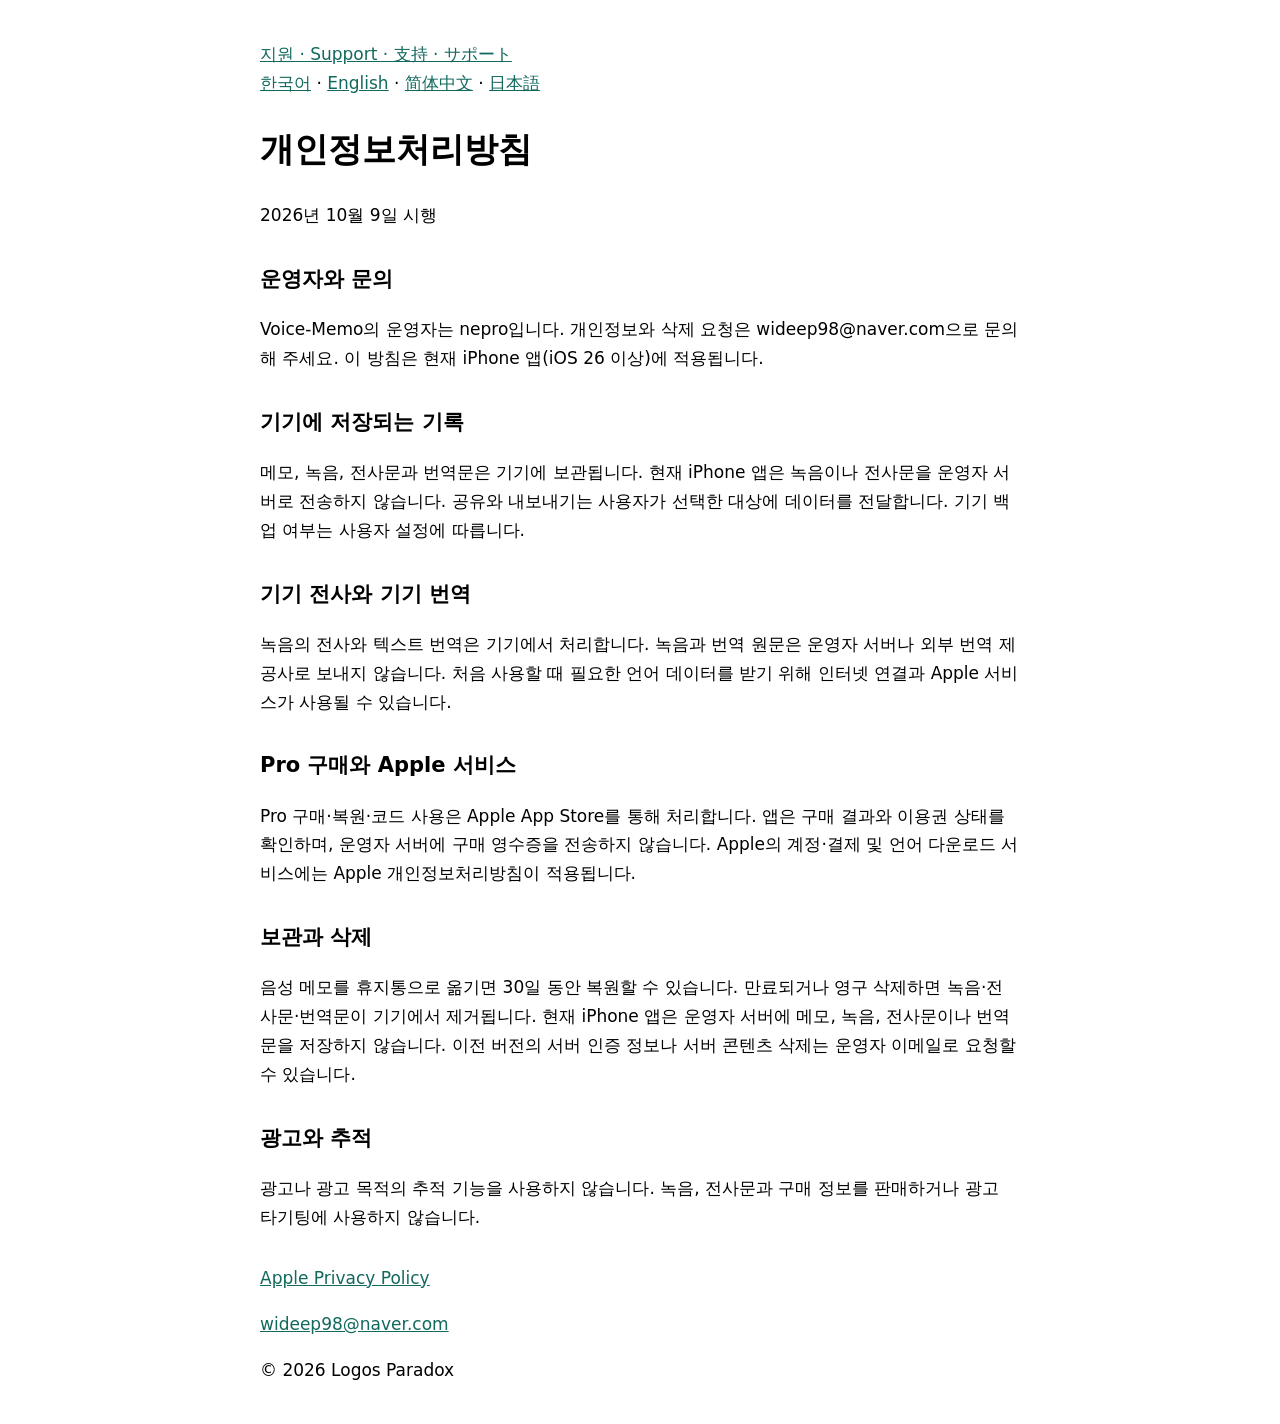
<file: privacy.html>
<!doctype html><html lang="ko"><meta charset="utf-8">
<meta name="viewport" content="width=device-width,initial-scale=1">
<title>Voice-Memo — 개인정보처리방침</title>
<style>body{font:17px/1.7 system-ui;max-width:760px;margin:40px auto;padding:0 24px}h2{font-size:21px}section{margin:32px 0}a{color:#12695e}</style>
<nav><a href="index.html">지원 · Support · 支持 · サポート</a></nav>
<nav><a href="privacy.html">한국어</a> · <a href="privacy-en.html">English</a> · <a href="privacy-zh-Hans.html">简体中文</a> · <a href="privacy-ja.html">日本語</a></nav>
<h1>개인정보처리방침</h1><p>2026년 10월 9일 시행</p><section><h2>운영자와 문의</h2><p>Voice-Memo의 운영자는 nepro입니다. 개인정보와 삭제 요청은 wideep98@naver.com으로 문의해 주세요. 이 방침은 현재 iPhone 앱(iOS 26 이상)에 적용됩니다.</p></section><section><h2>기기에 저장되는 기록</h2><p>메모, 녹음, 전사문과 번역문은 기기에 보관됩니다. 현재 iPhone 앱은 녹음이나 전사문을 운영자 서버로 전송하지 않습니다. 공유와 내보내기는 사용자가 선택한 대상에 데이터를 전달합니다. 기기 백업 여부는 사용자 설정에 따릅니다.</p></section><section><h2>기기 전사와 기기 번역</h2><p>녹음의 전사와 텍스트 번역은 기기에서 처리합니다. 녹음과 번역 원문은 운영자 서버나 외부 번역 제공사로 보내지 않습니다. 처음 사용할 때 필요한 언어 데이터를 받기 위해 인터넷 연결과 Apple 서비스가 사용될 수 있습니다.</p></section><section><h2>Pro 구매와 Apple 서비스</h2><p>Pro 구매·복원·코드 사용은 Apple App Store를 통해 처리합니다. 앱은 구매 결과와 이용권 상태를 확인하며, 운영자 서버에 구매 영수증을 전송하지 않습니다. Apple의 계정·결제 및 언어 다운로드 서비스에는 Apple 개인정보처리방침이 적용됩니다.</p></section><section><h2>보관과 삭제</h2><p>음성 메모를 휴지통으로 옮기면 30일 동안 복원할 수 있습니다. 만료되거나 영구 삭제하면 녹음·전사문·번역문이 기기에서 제거됩니다. 현재 iPhone 앱은 운영자 서버에 메모, 녹음, 전사문이나 번역문을 저장하지 않습니다. 이전 버전의 서버 인증 정보나 서버 콘텐츠 삭제는 운영자 이메일로 요청할 수 있습니다.</p></section><section><h2>광고와 추적</h2><p>광고나 광고 목적의 추적 기능을 사용하지 않습니다. 녹음, 전사문과 구매 정보를 판매하거나 광고 타기팅에 사용하지 않습니다.</p></section>
<p><a href="https://www.apple.com/legal/privacy/">Apple Privacy Policy</a></p>
<p><a href="mailto:wideep98@naver.com">wideep98@naver.com</a></p><footer>© 2026 Logos Paradox</footer></html>
</file>
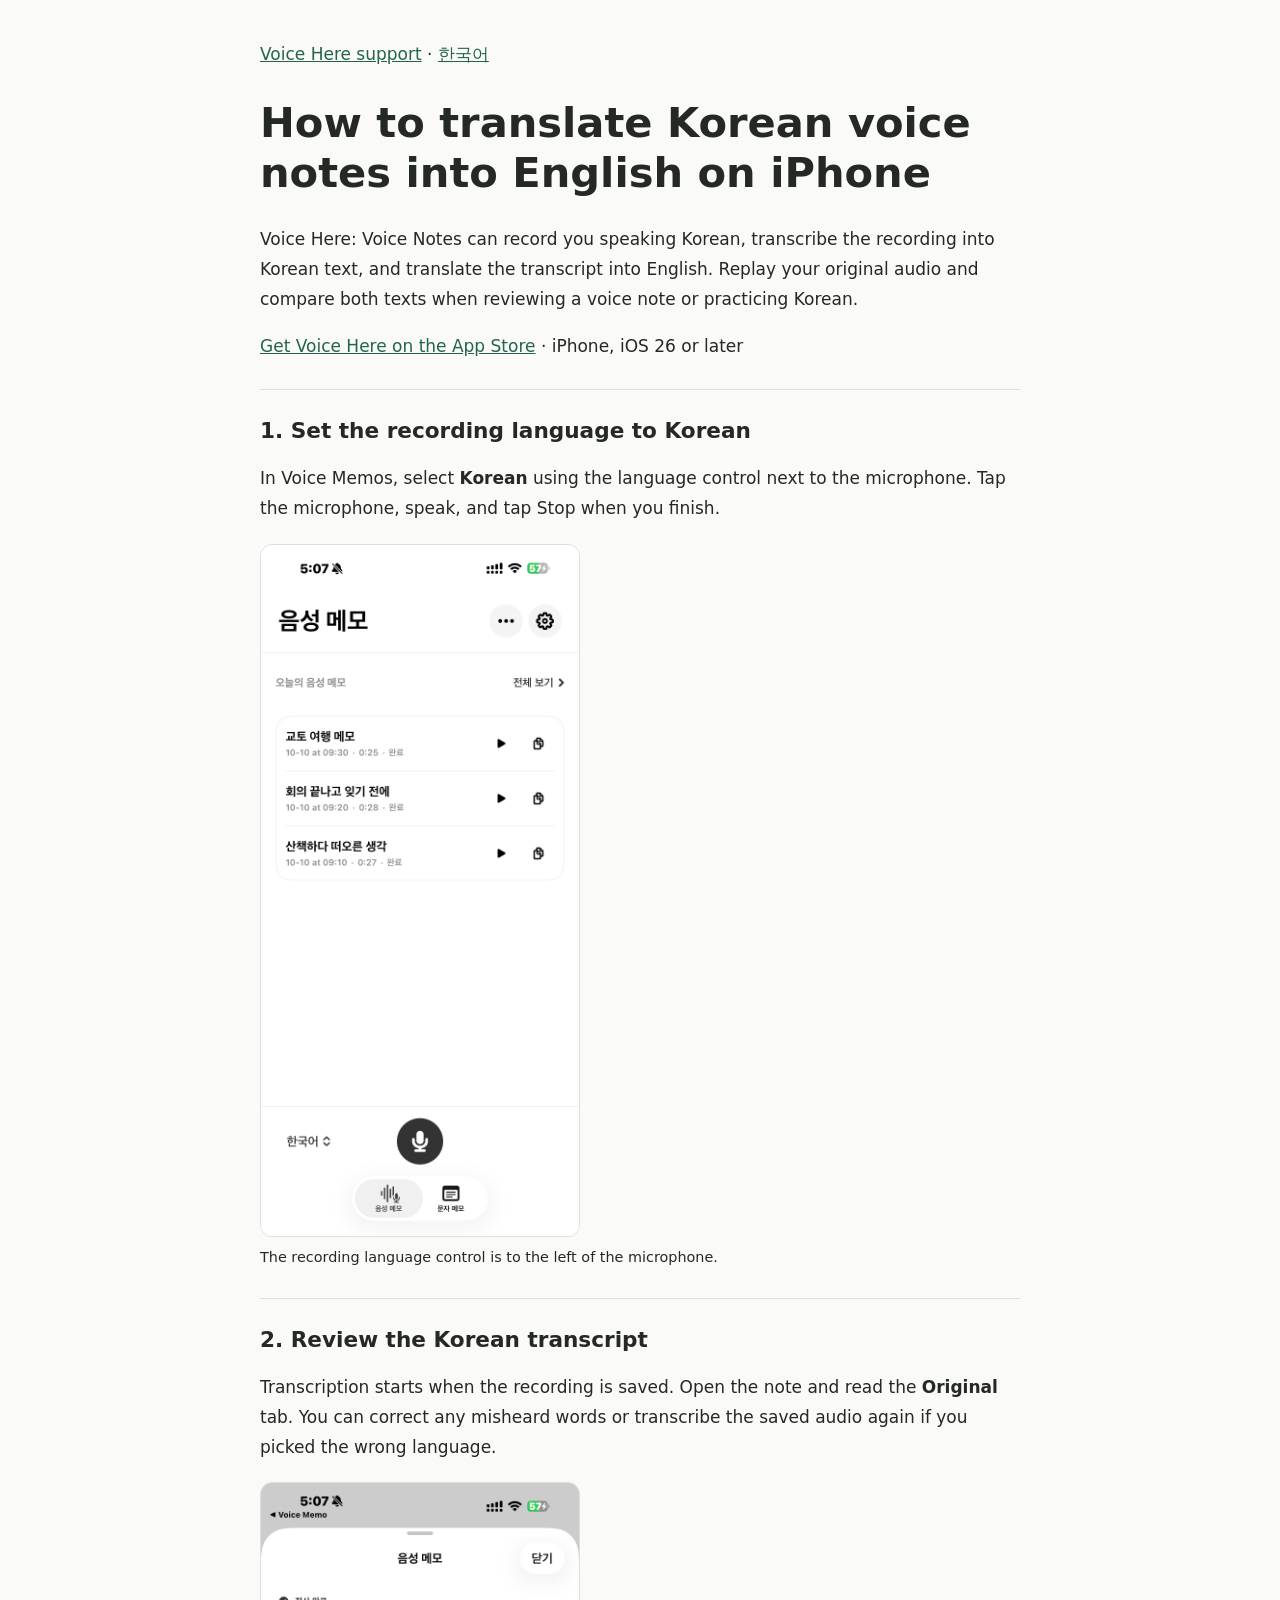
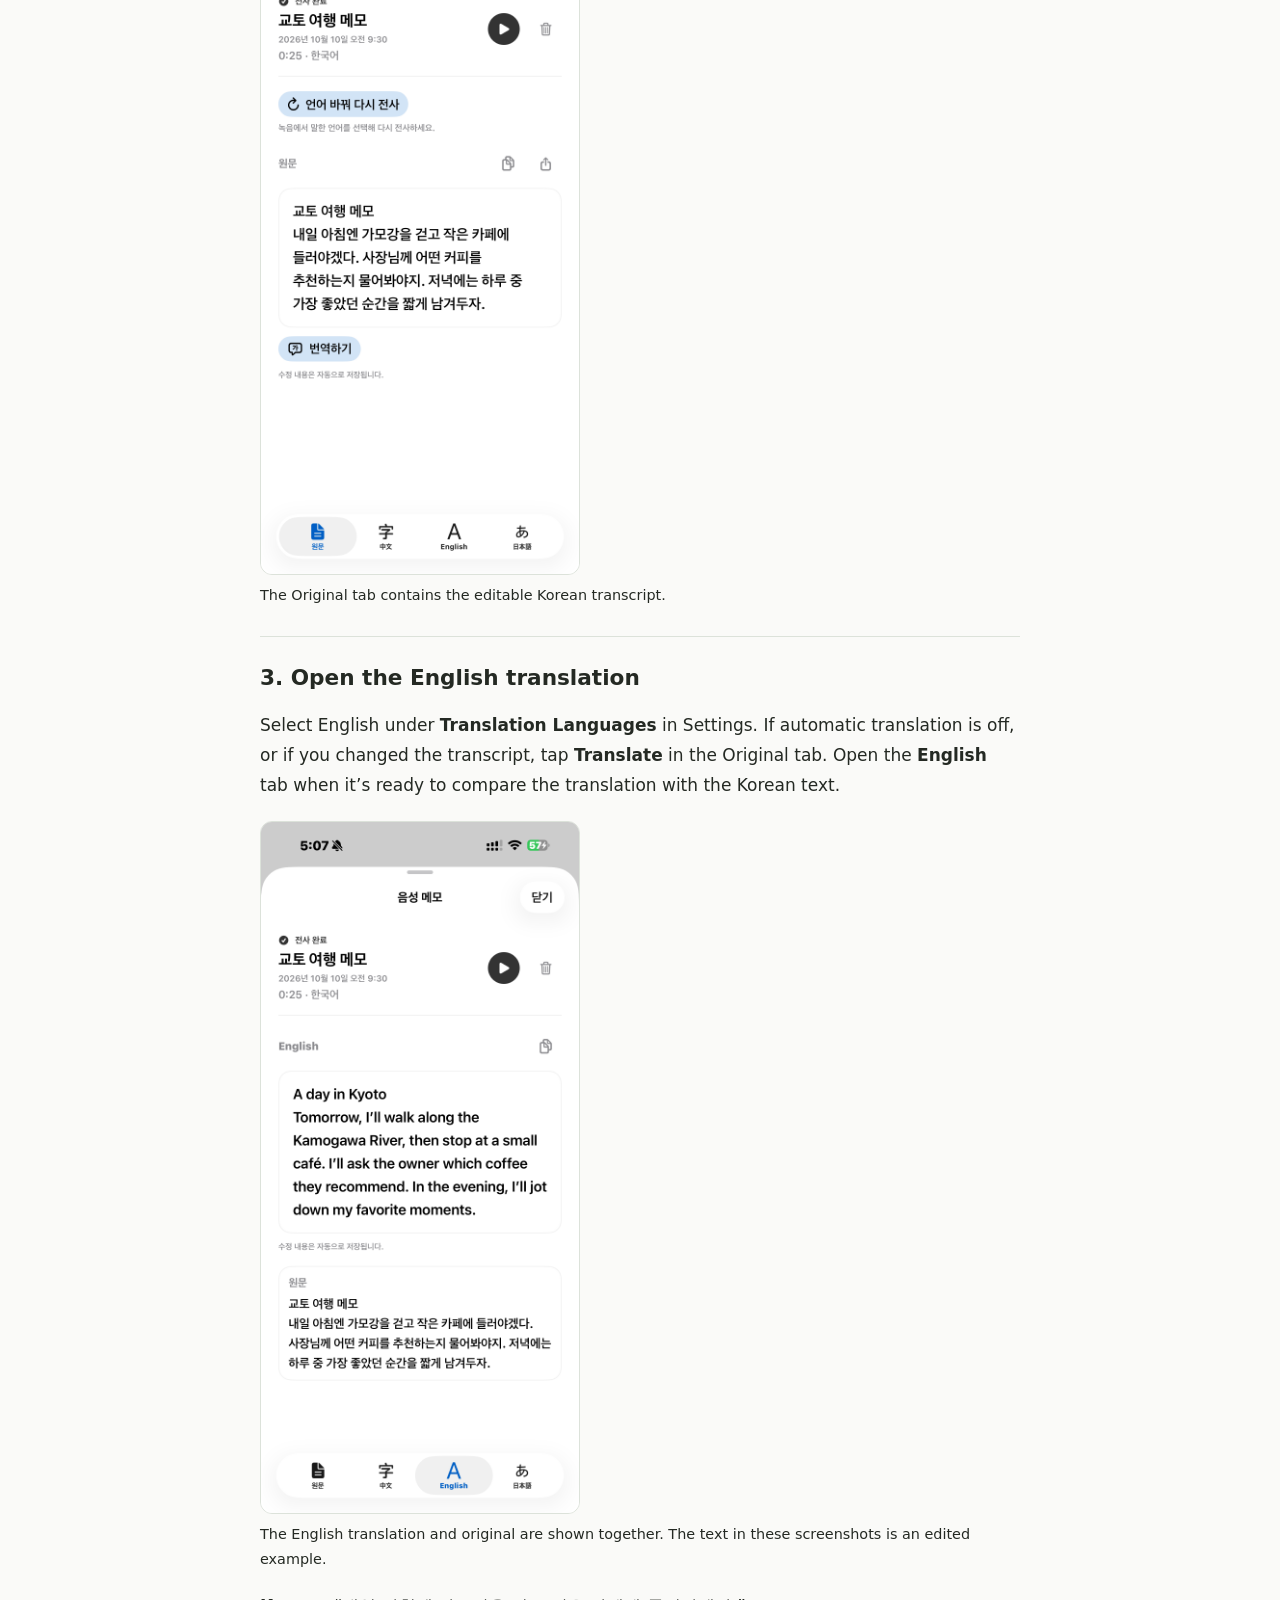
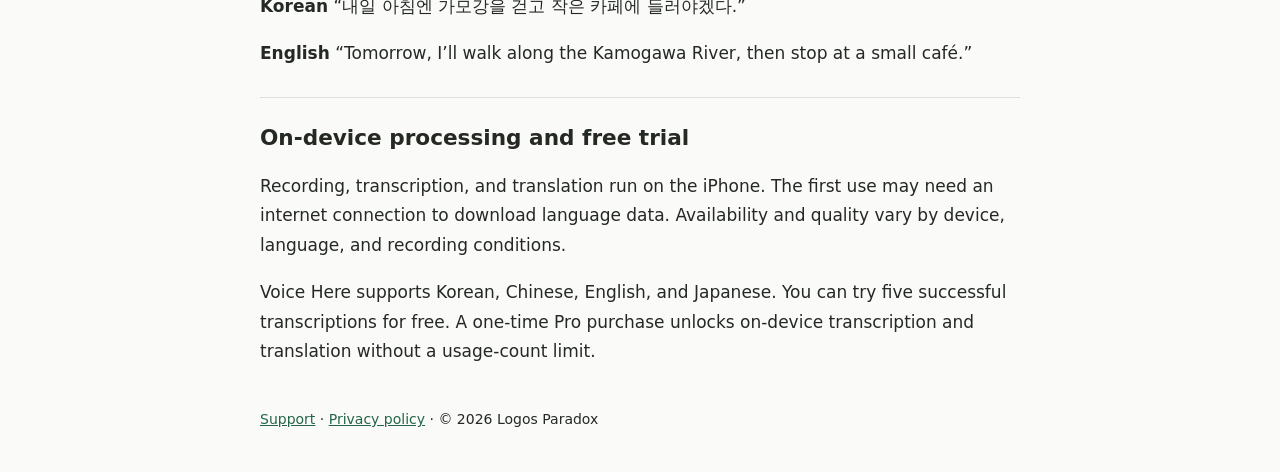
<file: translate-korean-voice-notes-en.html>
<!doctype html>
<html lang="en">
<head>
<meta charset="utf-8">
<meta name="viewport" content="width=device-width,initial-scale=1">
<title>How to translate Korean voice notes into English on iPhone | Voice Here</title>
<meta name="description" content="Record a Korean voice note, turn it into Korean text, and read the English translation on your iPhone in Voice Here: Voice Notes.">
<link rel="canonical" href="https://oneperise.github.io/voice-memo-support/translate-korean-voice-notes-en.html">
<link rel="alternate" hreflang="ko" href="https://oneperise.github.io/voice-memo-support/translate-korean-voice-notes.html">
<link rel="alternate" hreflang="en" href="https://oneperise.github.io/voice-memo-support/translate-korean-voice-notes-en.html">
<link rel="stylesheet" href="guide.css">
</head>
<body>
<header>
<nav aria-label="Support and language"><a href="./#en">Voice Here support</a> · <a href="translate-korean-voice-notes.html" hreflang="ko" lang="ko">한국어</a></nav>
</header>
<main>
<h1>How to translate Korean voice notes into English on iPhone</h1>
<p>Voice Here: Voice Notes can record you speaking Korean, transcribe the recording into Korean text, and translate the transcript into English. Replay your original audio and compare both texts when reviewing a voice note or practicing Korean.</p>
<p><a href="https://apps.apple.com/app/id6813803102">Get Voice Here on the App Store</a> · iPhone, iOS 26 or later</p>
<section>
<h2>1. Set the recording language to Korean</h2>
<p>In Voice Memos, select <strong>Korean</strong> using the language control next to the microphone. Tap the microphone, speak, and tap Stop when you finish.</p>
<figure>
<img src="images/korean-voice-note-record.png" width="1320" height="2868" loading="lazy" alt="The Voice Memos screen with Korean selected next to the microphone button">
<figcaption>The recording language control is to the left of the microphone.</figcaption>
</figure>
</section>
<section>
<h2>2. Review the Korean transcript</h2>
<p>Transcription starts when the recording is saved. Open the note and read the <strong>Original</strong> tab. You can correct any misheard words or transcribe the saved audio again if you picked the wrong language.</p>
<figure>
<img src="images/korean-voice-note-transcript.png" width="1320" height="2868" loading="lazy" alt="A Korean transcript in the Original tab with a Translate button underneath">
<figcaption>The Original tab contains the editable Korean transcript.</figcaption>
</figure>
</section>
<section>
<h2>3. Open the English translation</h2>
<p>Select English under <strong>Translation Languages</strong> in Settings. If automatic translation is off, or if you changed the transcript, tap <strong>Translate</strong> in the Original tab. Open the <strong>English</strong> tab when it’s ready to compare the translation with the Korean text.</p>
<figure>
<img src="images/korean-voice-note-english.png" width="1320" height="2868" loading="lazy" alt="The English tab showing an English translation above the original Korean text">
<figcaption>The English translation and original are shown together. The text in these screenshots is an edited example.</figcaption>
</figure>
<p><strong>Korean</strong> <q lang="ko">내일 아침엔 가모강을 걷고 작은 카페에 들러야겠다.</q></p>
<p><strong>English</strong> <q>Tomorrow, I’ll walk along the Kamogawa River, then stop at a small café.</q></p>
</section>
<section>
<h2>On-device processing and free trial</h2>
<p>Recording, transcription, and translation run on the iPhone. The first use may need an internet connection to download language data. Availability and quality vary by device, language, and recording conditions.</p>
<p>Voice Here supports Korean, Chinese, English, and Japanese. You can try five successful transcriptions for free. A one-time Pro purchase unlocks on-device transcription and translation without a usage-count limit.</p>
</section>
</main>
<footer><a href="./#en">Support</a> · <a href="privacy-en.html">Privacy policy</a> · © 2026 Logos Paradox</footer>
</body>
</html>
</file>
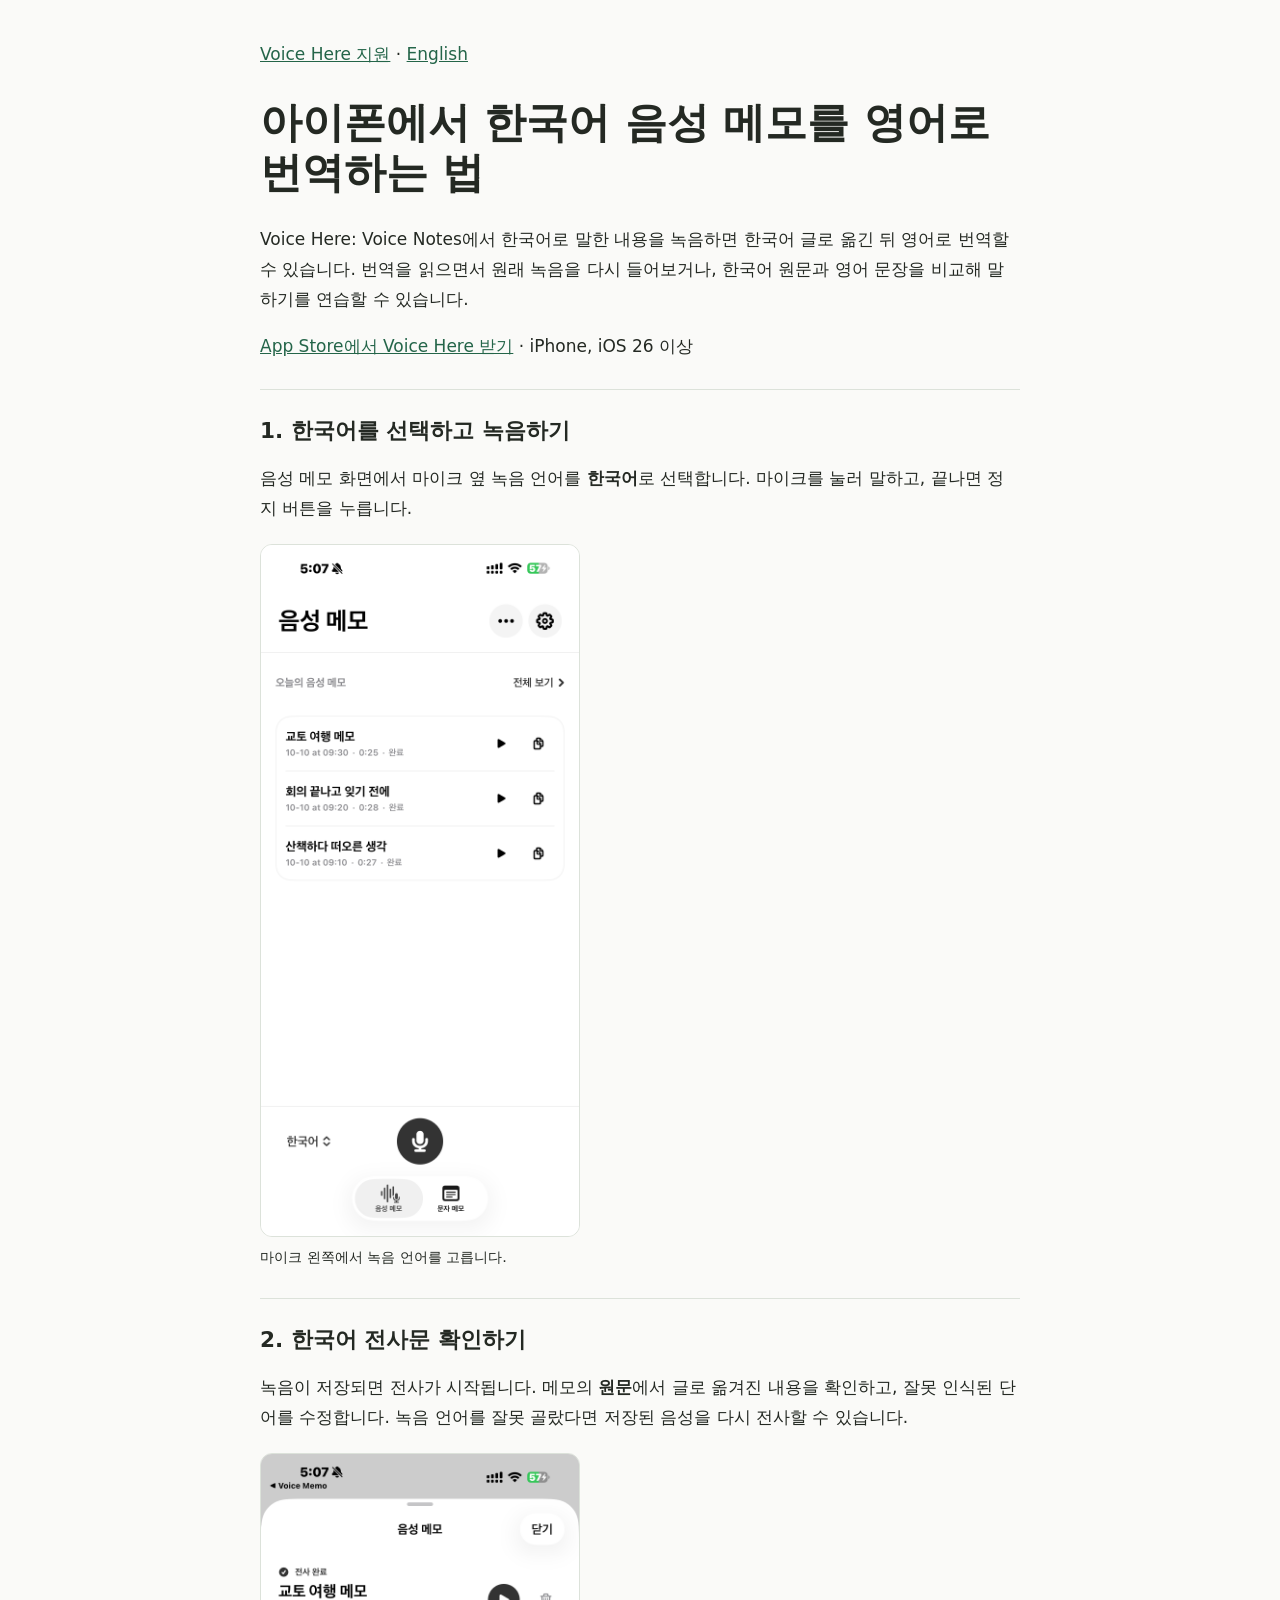
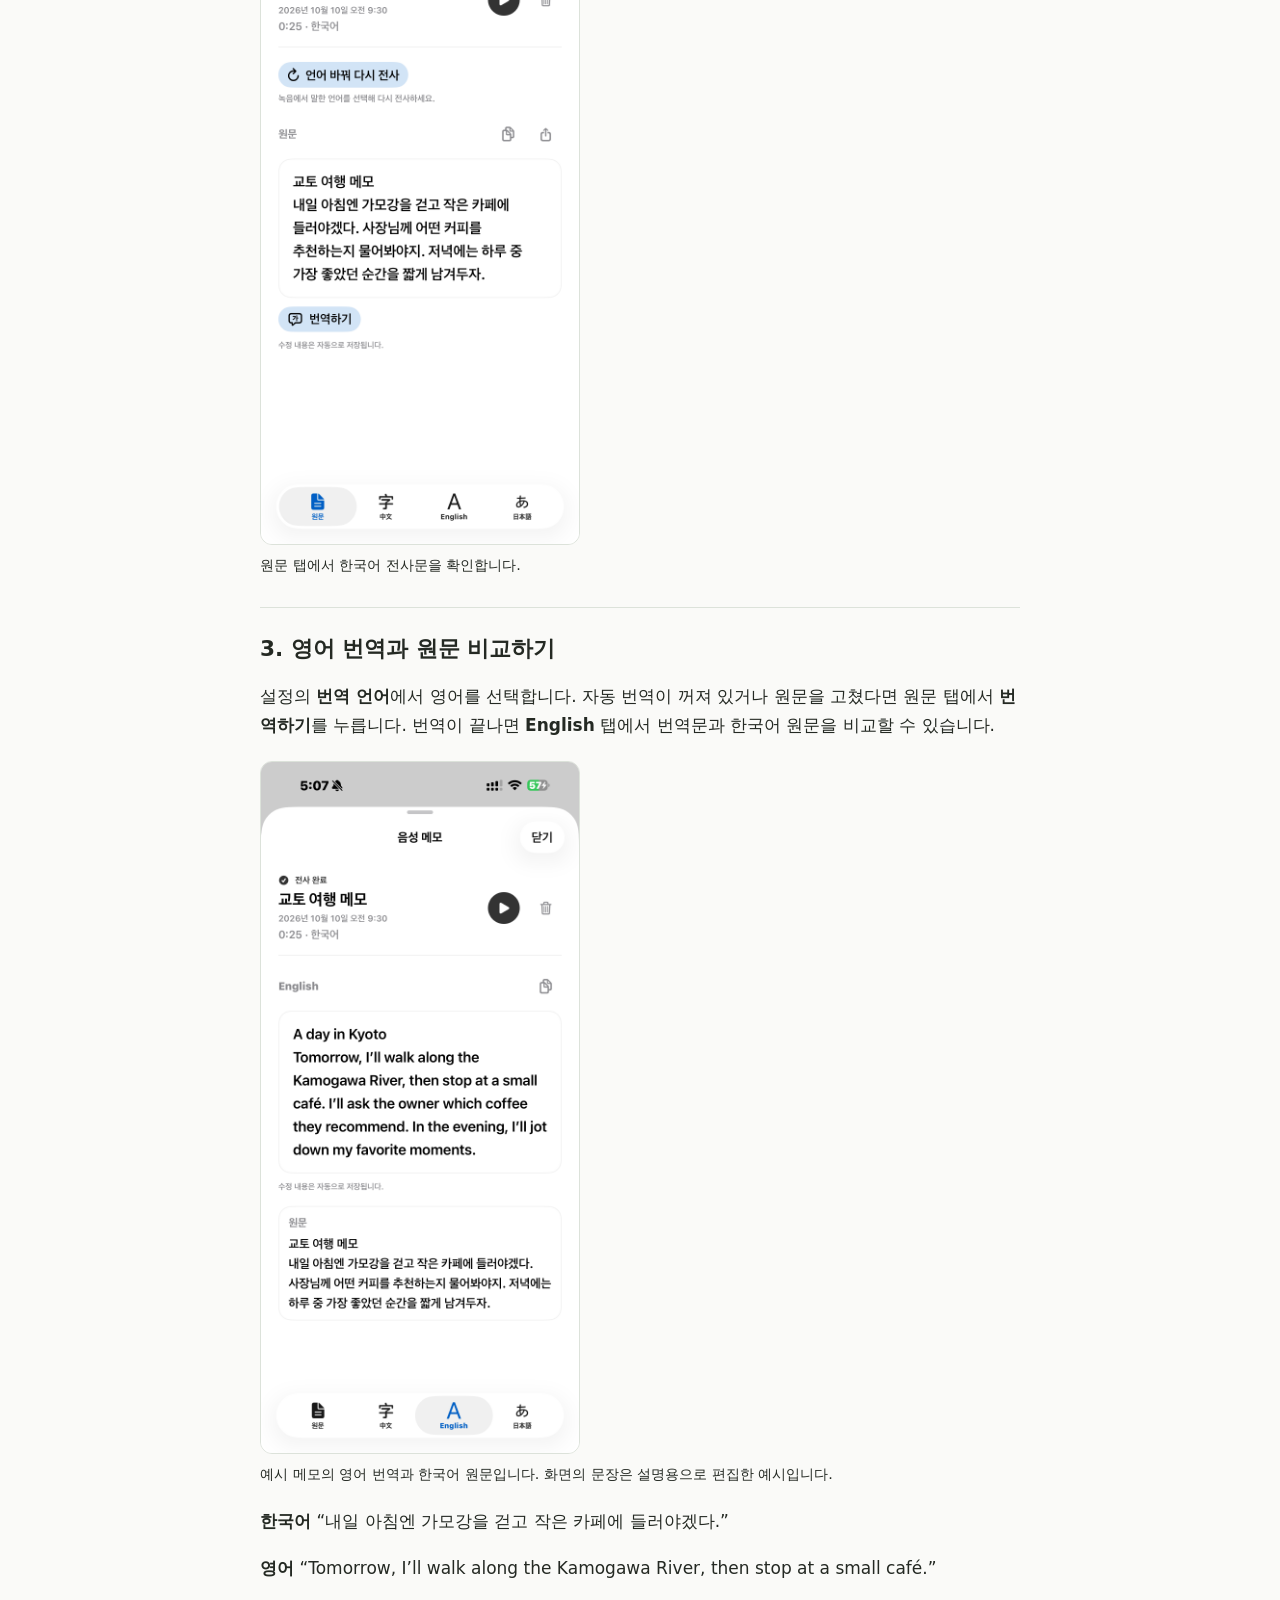
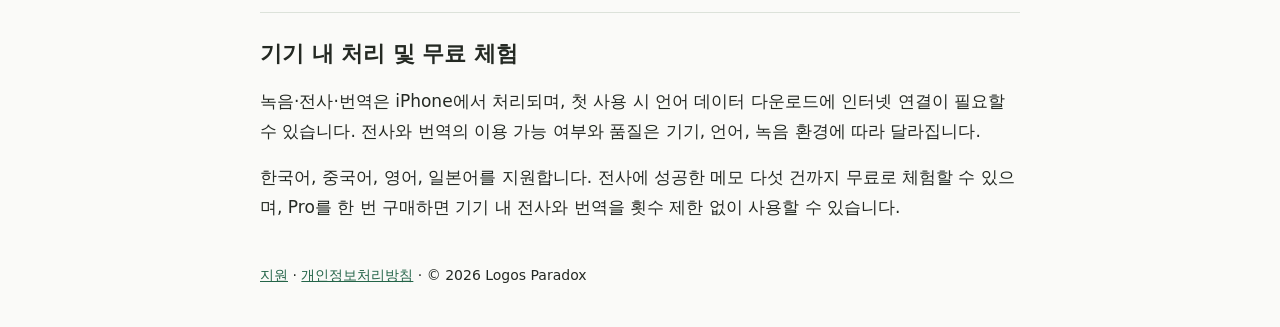
<file: translate-korean-voice-notes.html>
<!doctype html>
<html lang="ko">
<head>
<meta charset="utf-8">
<meta name="viewport" content="width=device-width,initial-scale=1">
<title>아이폰에서 한국어 음성 메모를 영어로 번역하는 법 | Voice Here</title>
<meta name="description" content="Voice Here: Voice Notes에서 한국어 음성 메모를 녹음하고 전사한 뒤 영어 번역을 확인하는 방법입니다. iPhone에서 원래 녹음도 다시 들을 수 있습니다.">
<link rel="canonical" href="https://oneperise.github.io/voice-memo-support/translate-korean-voice-notes.html">
<link rel="alternate" hreflang="ko" href="https://oneperise.github.io/voice-memo-support/translate-korean-voice-notes.html">
<link rel="alternate" hreflang="en" href="https://oneperise.github.io/voice-memo-support/translate-korean-voice-notes-en.html">
<link rel="stylesheet" href="guide.css">
</head>
<body>
<header>
<nav aria-label="지원과 언어"><a href="./#ko">Voice Here 지원</a> · <a href="translate-korean-voice-notes-en.html" hreflang="en" lang="en">English</a></nav>
</header>
<main>
<h1>아이폰에서 한국어 음성 메모를 영어로 번역하는 법</h1>
<p>Voice Here: Voice Notes에서 한국어로 말한 내용을 녹음하면 한국어 글로 옮긴 뒤 영어로 번역할 수 있습니다. 번역을 읽으면서 원래 녹음을 다시 들어보거나, 한국어 원문과 영어 문장을 비교해 말하기를 연습할 수 있습니다.</p>
<p><a href="https://apps.apple.com/app/id6813803102">App Store에서 Voice Here 받기</a> · iPhone, iOS 26 이상</p>
<section>
<h2>1. 한국어를 선택하고 녹음하기</h2>
<p>음성 메모 화면에서 마이크 옆 녹음 언어를 <strong>한국어</strong>로 선택합니다. 마이크를 눌러 말하고, 끝나면 정지 버튼을 누릅니다.</p>
<figure>
<img src="images/korean-voice-note-record.png" width="1320" height="2868" loading="lazy" alt="음성 메모 화면 하단의 한국어 선택 메뉴와 마이크 버튼">
<figcaption>마이크 왼쪽에서 녹음 언어를 고릅니다.</figcaption>
</figure>
</section>
<section>
<h2>2. 한국어 전사문 확인하기</h2>
<p>녹음이 저장되면 전사가 시작됩니다. 메모의 <strong>원문</strong>에서 글로 옮겨진 내용을 확인하고, 잘못 인식된 단어를 수정합니다. 녹음 언어를 잘못 골랐다면 저장된 음성을 다시 전사할 수 있습니다.</p>
<figure>
<img src="images/korean-voice-note-transcript.png" width="1320" height="2868" loading="lazy" alt="한국어 원문이 보이는 음성 메모 상세 화면과 번역하기 버튼">
<figcaption>원문 탭에서 한국어 전사문을 확인합니다.</figcaption>
</figure>
</section>
<section>
<h2>3. 영어 번역과 원문 비교하기</h2>
<p>설정의 <strong>번역 언어</strong>에서 영어를 선택합니다. 자동 번역이 꺼져 있거나 원문을 고쳤다면 원문 탭에서 <strong>번역하기</strong>를 누릅니다. 번역이 끝나면 <strong>English</strong> 탭에서 번역문과 한국어 원문을 비교할 수 있습니다.</p>
<figure>
<img src="images/korean-voice-note-english.png" width="1320" height="2868" loading="lazy" alt="English 탭에 영어 번역과 한국어 원문이 함께 표시된 음성 메모 상세 화면">
<figcaption>예시 메모의 영어 번역과 한국어 원문입니다. 화면의 문장은 설명용으로 편집한 예시입니다.</figcaption>
</figure>
<p><strong>한국어</strong> “내일 아침엔 가모강을 걷고 작은 카페에 들러야겠다.”</p>
<p><strong>영어</strong> <q lang="en">Tomorrow, I’ll walk along the Kamogawa River, then stop at a small café.</q></p>
</section>
<section>
<h2>기기 내 처리 및 무료 체험</h2>
<p>녹음·전사·번역은 iPhone에서 처리되며, 첫 사용 시 언어 데이터 다운로드에 인터넷 연결이 필요할 수 있습니다. 전사와 번역의 이용 가능 여부와 품질은 기기, 언어, 녹음 환경에 따라 달라집니다.</p>
<p>한국어, 중국어, 영어, 일본어를 지원합니다. 전사에 성공한 메모 다섯 건까지 무료로 체험할 수 있으며, Pro를 한 번 구매하면 기기 내 전사와 번역을 횟수 제한 없이 사용할 수 있습니다.</p>
</section>
</main>
<footer><a href="./#ko">지원</a> · <a href="privacy.html">개인정보처리방침</a> · © 2026 Logos Paradox</footer>
</body>
</html>
</file>
<file: guide.css>
body {
  max-width: 760px;
  margin: 40px auto;
  padding: 0 24px;
  font: 17px/1.75 system-ui, sans-serif;
  background: #fafaf8;
  color: #242923;
}

a { color: #246549; }
h1 { font-size: clamp(1.8rem, 5vw, 2.6rem); line-height: 1.2; }
h2 { font-size: 1.35rem; line-height: 1.4; }
section { border-top: 1px solid #dce2da; margin-top: 28px; padding-top: 8px; }
figure { margin: 20px 0; }
img { display: block; max-width: 100%; width: 320px; height: auto; border: 1px solid #dce2da; border-radius: 12px; box-sizing: border-box; }
figcaption { margin-top: 8px; font-size: 0.9rem; }
footer { margin-top: 40px; font-size: 0.875rem; }
</file>
